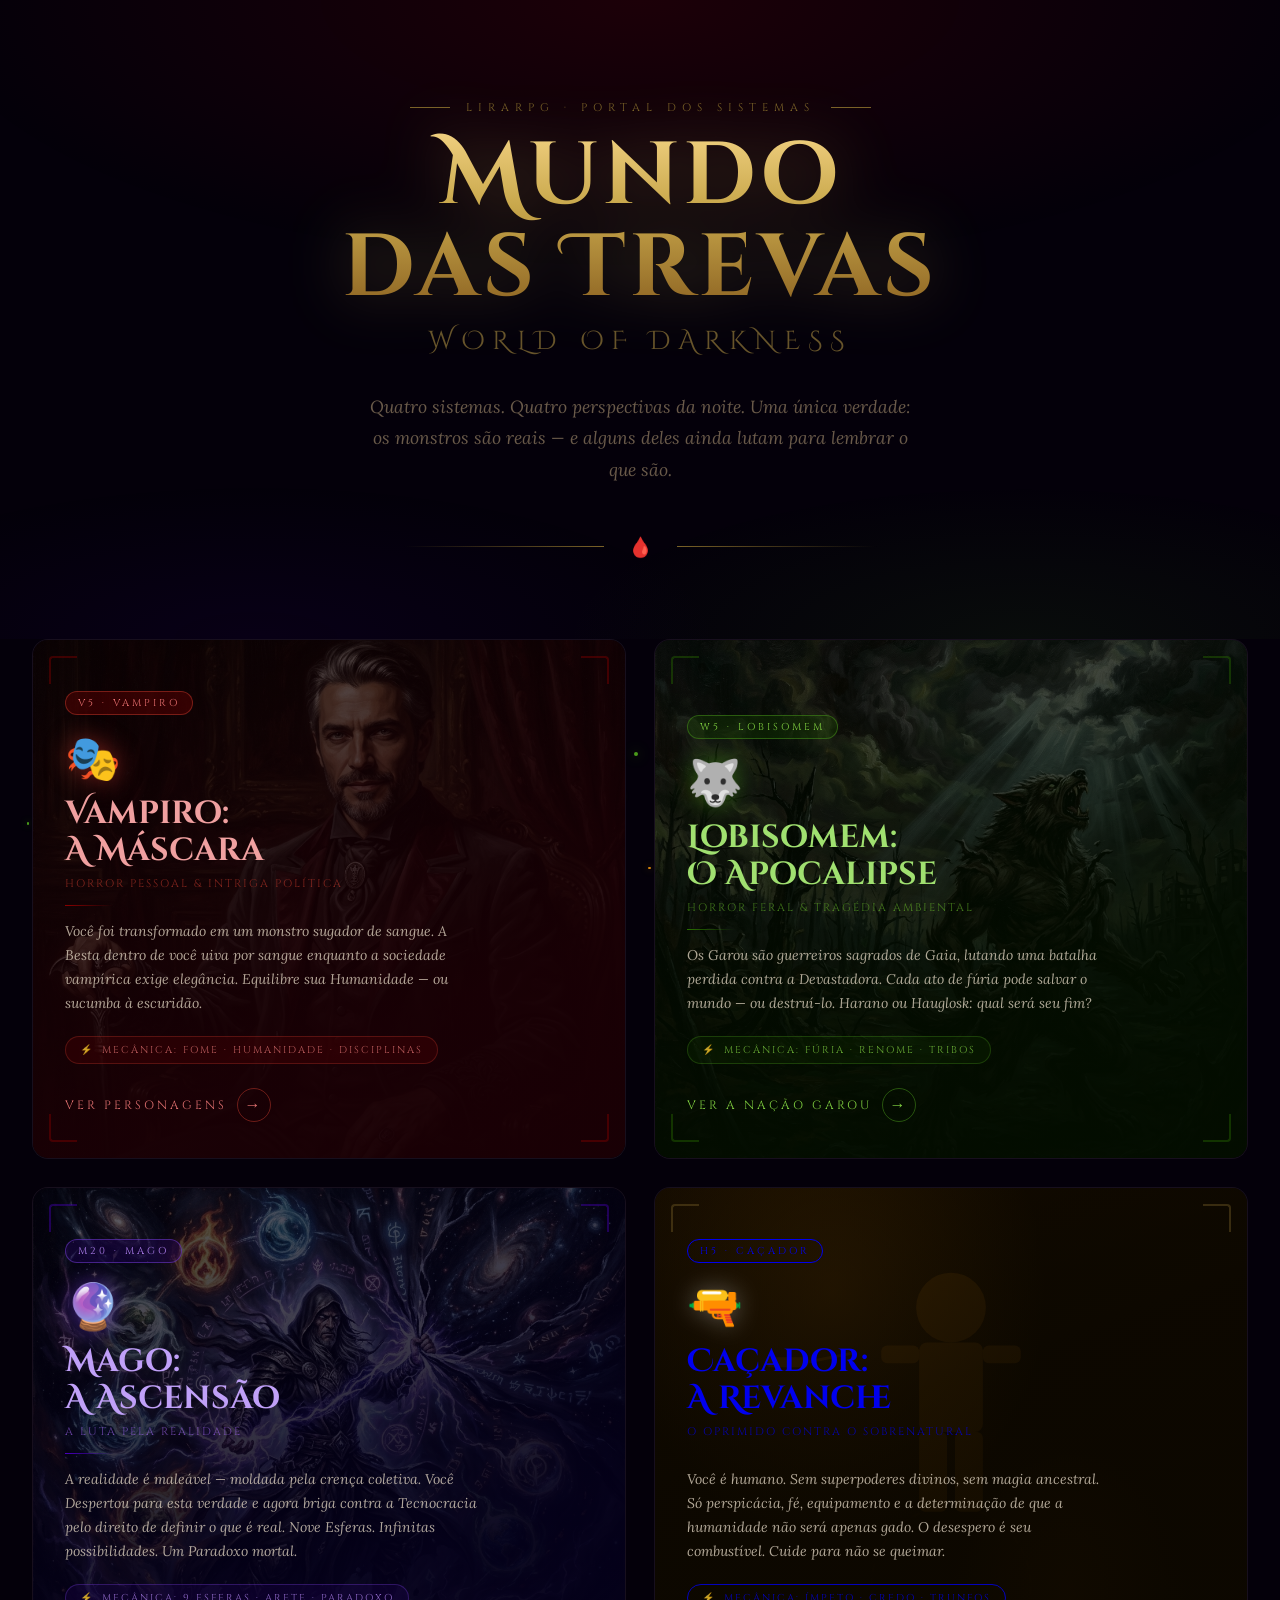
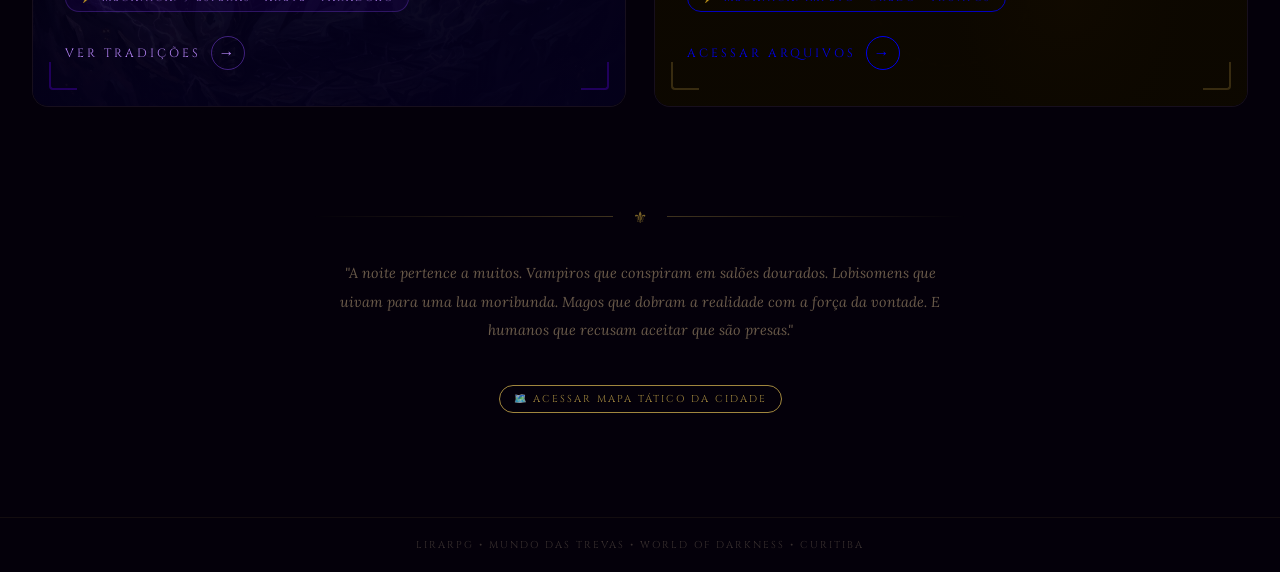
<file: web/index.html>
<!DOCTYPE html>
<html lang="pt-BR">
<head>
  <meta charset="UTF-8" />
  <meta name="viewport" content="width=device-width, initial-scale=1.0" />
  <title>Mundo das Trevas — LiraRPG</title>
  <meta name="description" content="LiraRPG — Portal do Mundo das Trevas. Explore os quatro sistemas: Vampiro: A Máscara, Lobisomem: O Apocalipse, Mago: A Ascensão e Caçador: A Revanche." />
  <link rel="preconnect" href="https://fonts.googleapis.com" />
  <link rel="preconnect" href="https://fonts.gstatic.com" crossorigin />
  <link href="https://fonts.googleapis.com/css2?family=Cinzel:wght@400;600;700;900&family=Cinzel+Decorative:wght@400;700&family=Lora:ital,wght@0,400;0,600;1,400&display=swap" rel="stylesheet" />
  <style>
    /* ===== RESET & BASE ===== */
    *, *::before, *::after { box-sizing: border-box; margin: 0; padding: 0; }

    :root {
      --bg:        #04000a;
      --gold:      #c9a84c;
      --gold-dim:  #7a6228;
      --gold-glow: rgba(201,168,76,0.3);
      --parchment: #e8dcc8;
      --dim:       #6a5a4a;
      --font-d:    'Cinzel Decorative', serif;
      --font-t:    'Cinzel', serif;
      --font-b:    'Lora', serif;
      --ease:      cubic-bezier(0.25, 0.46, 0.45, 0.94);

      /* System palette */
      --vamp-bg:   #1a0005;
      --vamp-c1:   #8b0000;
      --vamp-c2:   #c0392b;
      --vamp-glow: rgba(192,57,43,0.5);

      --wolf-bg:   #030d00;
      --wolf-c1:   #1a4a00;
      --wolf-c2:   #4a9a1a;
      --wolf-glow: rgba(74,154,26,0.45);

      --mage-bg:   #04001a;
      --mage-c1:   #2a0070;
      --mage-c2:   #7a40e0;
      --mage-glow: rgba(122,64,224,0.5);

      --hunt-bg:   #0d0800;
      --hunt-c1:   #5a3000;
      --hunt-c2:   #d4820a;
      --hunt-glow: rgba(212,130,10,0.45);
    }

    html { scroll-behavior: smooth; }

    body {
      font-family: var(--font-b);
      background: var(--bg);
      color: var(--parchment);
      min-height: 100vh;
      overflow-x: hidden;
    }

    ::-webkit-scrollbar { width: 6px; }
    ::-webkit-scrollbar-track { background: var(--bg); }
    ::-webkit-scrollbar-thumb { background: var(--gold-dim); border-radius: 3px; }

    /* ===== PARTICLES ===== */
    #particles {
      position: fixed; inset: 0; pointer-events: none; z-index: 0; overflow: hidden;
    }
    .p {
      position: absolute; border-radius: 50%;
      animation: rise linear infinite;
    }
    @keyframes rise {
      0%   { transform: translateY(0) scale(1);   opacity: 0; }
      15%  { opacity: 1; }
      85%  { opacity: 0.3; }
      100% { transform: translateY(-100vh) scale(0.5); opacity: 0; }
    }

    /* ===== HERO ===== */
    .hero {
      position: relative; z-index: 1;
      text-align: center;
      padding: 100px 24px 64px;
      overflow: hidden;
    }
    .hero-bg-glow {
      position: absolute; inset: 0; pointer-events: none;
      background:
        radial-gradient(ellipse 80% 60% at 50% 0%, rgba(139,0,0,0.18) 0%, transparent 70%),
        radial-gradient(ellipse 60% 40% at 20% 100%, rgba(42,0,112,0.12) 0%, transparent 60%),
        radial-gradient(ellipse 60% 40% at 80% 100%, rgba(74,154,26,0.08) 0%, transparent 60%);
    }
    .hero-eyebrow {
      font-family: var(--font-t); font-size: 11px; letter-spacing: 6px;
      text-transform: uppercase; color: var(--gold-dim); margin-bottom: 16px;
      display: flex; align-items: center; justify-content: center; gap: 16px;
    }
    .eyebrow-line { width: 40px; height: 1px; background: var(--gold-dim); }

    .hero-title {
      font-family: var(--font-d);
      font-size: clamp(2.8rem, 7vw, 5.5rem);
      line-height: 1.05;
      letter-spacing: 4px;
      margin-bottom: 8px;
      background: linear-gradient(180deg, #f0d080 0%, #c9a84c 40%, #8a6020 100%);
      -webkit-background-clip: text;
      -webkit-text-fill-color: transparent;
      background-clip: text;
      filter: drop-shadow(0 0 30px rgba(201,168,76,0.35));
    }
    .hero-subtitle {
      font-family: var(--font-d); font-size: clamp(1rem, 2.5vw, 1.6rem);
      letter-spacing: 8px; color: rgba(201,168,76,0.5); margin-bottom: 32px;
      text-transform: uppercase;
    }
    .hero-desc {
      font-family: var(--font-b); font-style: italic;
      font-size: clamp(0.9rem, 1.8vw, 1.1rem);
      color: var(--dim); max-width: 560px; margin: 0 auto 48px;
      line-height: 1.8;
    }
    .hero-divider {
      display: flex; align-items: center; justify-content: center; gap: 24px;
      margin-bottom: 16px;
    }
    .hdl { flex: 1; max-width: 200px; height: 1px;
      background: linear-gradient(90deg, transparent, var(--gold-dim)); }
    .hdl:last-child { background: linear-gradient(270deg, transparent, var(--gold-dim)); }
    .hdi { font-size: 20px; }

    /* ===== SYSTEMS GRID ===== */
    .systems-section {
      position: relative; z-index: 1;
      max-width: 1300px; margin: 0 auto;
      padding: 0 32px 100px;
    }
    .systems-grid {
      display: grid;
      grid-template-columns: repeat(2, 1fr);
      gap: 28px;
    }
    @media (max-width: 860px) {
      .systems-grid { grid-template-columns: 1fr; }
    }

    /* ===== SYSTEM CARD ===== */
    .sys-card {
      position: relative;
      border-radius: 16px;
      overflow: hidden;
      cursor: pointer;
      text-decoration: none;
      display: block;
      border: 1px solid rgba(255,255,255,0.06);
      transition: transform 0.5s var(--ease), box-shadow 0.5s var(--ease), border-color 0.4s;
      background: #08000f;
      min-height: 520px;
    }
    .sys-card:focus-visible { outline: 2px solid var(--gold); outline-offset: 4px; }

    .sys-card.coming-soon { cursor: default; }

    /* Image */
    .sys-img-wrap {
      position: absolute; inset: 0;
      overflow: hidden;
    }
    .sys-img {
      width: 100%; height: 100%;
      object-fit: cover;
      transition: transform 0.7s var(--ease), filter 0.5s;
      filter: saturate(0.7) brightness(0.55);
    }
    .sys-card:not(.coming-soon):hover .sys-img {
      transform: scale(1.07);
      filter: saturate(0.9) brightness(0.65);
    }

    /* CSS fallback bg for Caçador */
    .sys-img-css {
      position: absolute; inset: 0;
      transition: opacity 0.5s;
    }

    /* Gradient overlay */
    .sys-overlay {
      position: absolute; inset: 0;
      transition: opacity 0.5s;
    }
    .sys-card:not(.coming-soon):hover .sys-overlay { opacity: 0.85; }

    /* Decorative corner lines */
    .sys-corner {
      position: absolute;
      width: 28px; height: 28px;
      border-color: var(--sys-accent, var(--gold-dim));
      border-style: solid;
      opacity: 0.4;
      transition: all 0.4s var(--ease);
    }
    .sys-corner.tl { top: 16px; left: 16px; border-width: 2px 0 0 2px; border-radius: 4px 0 0 0; }
    .sys-corner.tr { top: 16px; right: 16px; border-width: 2px 2px 0 0; border-radius: 0 4px 0 0; }
    .sys-corner.bl { bottom: 16px; left: 16px; border-width: 0 0 2px 2px; border-radius: 0 0 0 4px; }
    .sys-corner.br { bottom: 16px; right: 16px; border-width: 0 2px 2px 0; border-radius: 0 0 4px 0; }
    .sys-card:not(.coming-soon):hover .sys-corner {
      opacity: 1; width: 42px; height: 42px;
    }

    /* Content */
    .sys-content {
      position: absolute; inset: 0;
      display: flex; flex-direction: column; justify-content: flex-end;
      padding: 36px 32px;
      z-index: 2;
    }

    .sys-version {
      font-family: var(--font-t); font-size: 10px; letter-spacing: 3px;
      text-transform: uppercase; padding: 4px 12px; border-radius: 12px;
      border: 1px solid; display: inline-block; margin-bottom: 14px;
      transition: all 0.3s;
      width: fit-content;
    }
    .sys-card:not(.coming-soon):hover .sys-version {
      box-shadow: 0 0 12px var(--sys-glow, transparent);
    }

    .sys-icon {
      font-size: 2.8rem; margin-bottom: 10px; display: block;
      filter: drop-shadow(0 0 12px var(--sys-glow, rgba(255,255,255,0.3)));
      transition: transform 0.4s var(--ease), filter 0.4s;
    }
    .sys-card:not(.coming-soon):hover .sys-icon {
      transform: scale(1.15) rotate(-5deg);
      filter: drop-shadow(0 0 20px var(--sys-glow, rgba(255,255,255,0.5)));
    }

    .sys-name {
      font-family: var(--font-d);
      font-size: clamp(1.4rem, 2.8vw, 2rem);
      line-height: 1.15;
      margin-bottom: 6px;
      transition: text-shadow 0.3s;
    }
    .sys-card:not(.coming-soon):hover .sys-name {
      text-shadow: 0 0 20px var(--sys-glow, rgba(255,255,255,0.3));
    }

    .sys-tagline {
      font-family: var(--font-t); font-size: 11px; letter-spacing: 2px;
      text-transform: uppercase; margin-bottom: 14px;
      opacity: 0.7;
    }

    .sys-divider {
      width: 48px; height: 1px; margin-bottom: 14px;
      transition: width 0.4s var(--ease);
    }
    .sys-card:not(.coming-soon):hover .sys-divider { width: 80px; }

    .sys-desc {
      font-family: var(--font-b); font-style: italic;
      font-size: 0.88rem; line-height: 1.7;
      color: rgba(232,220,200,0.75);
      max-width: 420px;
      margin-bottom: 20px;
    }

    /* Key mechanic pill */
    .sys-mechanic {
      display: inline-flex; align-items: center; gap: 8px;
      font-family: var(--font-t); font-size: 10px; letter-spacing: 2px;
      text-transform: uppercase; padding: 6px 14px;
      border-radius: 20px; border: 1px solid;
      margin-bottom: 24px; width: fit-content;
      opacity: 0.8;
      transition: opacity 0.3s, box-shadow 0.3s;
    }
    .sys-card:not(.coming-soon):hover .sys-mechanic {
      opacity: 1; box-shadow: 0 0 10px var(--sys-glow, transparent);
    }

    /* CTA */
    .sys-cta {
      display: flex; align-items: center; gap: 10px;
      font-family: var(--font-t); font-size: 12px; letter-spacing: 3px;
      text-transform: uppercase;
      transition: gap 0.3s;
    }
    .sys-cta-arrow {
      display: inline-flex; align-items: center; justify-content: center;
      width: 34px; height: 34px; border-radius: 50%;
      border: 1px solid; font-size: 16px;
      transition: transform 0.3s var(--ease), box-shadow 0.3s;
    }
    .sys-card:not(.coming-soon):hover .sys-cta { gap: 16px; }
    .sys-card:not(.coming-soon):hover .sys-cta-arrow {
      transform: translateX(4px);
      box-shadow: 0 0 14px var(--sys-glow, transparent);
    }

    /* COMING SOON overlay */
    .coming-soon-badge {
      position: absolute; top: 28px; right: 28px; z-index: 10;
      font-family: var(--font-t); font-size: 10px; letter-spacing: 3px;
      text-transform: uppercase; padding: 6px 16px; border-radius: 20px;
      background: rgba(0,0,0,0.6); border: 1px solid rgba(255,255,255,0.15);
      color: rgba(232,220,200,0.5); backdrop-filter: blur(4px);
    }
    .sys-card.coming-soon .sys-img { filter: saturate(0.2) brightness(0.35); }
    .sys-card.coming-soon .sys-content { opacity: 0.5; }

    /* ===== CARD SPECIFIC THEMES ===== */

    /* VAMPIRO */
    .card-vampiro {
      --sys-accent: #c0392b;
      --sys-glow: rgba(192,57,43,0.6);
    }
    .card-vampiro .sys-overlay {
      background: linear-gradient(
        160deg,
        rgba(26,0,5,0.3) 0%,
        rgba(26,0,5,0.6) 40%,
        rgba(26,0,5,0.92) 70%,
        rgba(26,0,5,0.98) 100%
      );
    }
    .card-vampiro:hover {
      box-shadow: 0 20px 60px rgba(0,0,0,0.9), 0 0 40px rgba(192,57,43,0.25);
      border-color: rgba(192,57,43,0.4);
    }
    .card-vampiro .sys-version {
      background: rgba(139,0,0,0.3); border-color: rgba(192,57,43,0.5); color: #e87070;
    }
    .card-vampiro .sys-name { color: #f0a0a0; }
    .card-vampiro .sys-tagline { color: rgba(192,57,43,0.9); }
    .card-vampiro .sys-divider { background: linear-gradient(90deg, #8b0000, transparent); }
    .card-vampiro .sys-mechanic {
      background: rgba(139,0,0,0.2); border-color: rgba(192,57,43,0.4); color: #e07070;
    }
    .card-vampiro .sys-cta { color: #e07070; }
    .card-vampiro .sys-cta-arrow { border-color: rgba(192,57,43,0.5); color: #e07070; }
    .card-vampiro .sys-corner { border-color: #8b0000; }

    /* LOBISOMEM */
    .card-lobisomem {
      --sys-accent: #4a9a1a;
      --sys-glow: rgba(74,154,26,0.6);
    }
    .card-lobisomem .sys-overlay {
      background: linear-gradient(
        160deg,
        rgba(3,13,0,0.3) 0%,
        rgba(3,13,0,0.6) 40%,
        rgba(3,13,0,0.92) 70%,
        rgba(3,13,0,0.98) 100%
      );
    }
    .card-lobisomem:hover {
      box-shadow: 0 20px 60px rgba(0,0,0,0.9), 0 0 40px rgba(74,154,26,0.2);
      border-color: rgba(74,154,26,0.35);
    }
    .card-lobisomem .sys-version {
      background: rgba(26,74,0,0.3); border-color: rgba(74,154,26,0.5); color: #80d040;
    }
    .card-lobisomem .sys-name { color: #a0e070; }
    .card-lobisomem .sys-tagline { color: rgba(100,180,40,0.9); }
    .card-lobisomem .sys-divider { background: linear-gradient(90deg, #2a7000, transparent); }
    .card-lobisomem .sys-mechanic {
      background: rgba(26,74,0,0.2); border-color: rgba(74,154,26,0.4); color: #80d040;
    }
    .card-lobisomem .sys-cta { color: #80d040; }
    .card-lobisomem .sys-cta-arrow { border-color: rgba(74,154,26,0.5); color: #80d040; }
    .card-lobisomem .sys-corner { border-color: #2a7000; }

    /* MAGO */
    .card-mago {
      --sys-accent: #7a40e0;
      --sys-glow: rgba(122,64,224,0.6);
    }
    .card-mago .sys-overlay {
      background: linear-gradient(
        160deg,
        rgba(4,0,26,0.3) 0%,
        rgba(4,0,26,0.6) 40%,
        rgba(4,0,26,0.92) 70%,
        rgba(4,0,26,0.98) 100%
      );
    }
    .card-mago:hover {
      box-shadow: 0 20px 60px rgba(0,0,0,0.9), 0 0 40px rgba(122,64,224,0.25);
      border-color: rgba(122,64,224,0.4);
    }
    .card-mago .sys-version {
      background: rgba(42,0,112,0.3); border-color: rgba(122,64,224,0.5); color: #b080f0;
    }
    .card-mago .sys-name { color: #c0a0f8; }
    .card-mago .sys-tagline { color: rgba(160,100,240,0.9); }
    .card-mago .sys-divider { background: linear-gradient(90deg, #4a00c0, transparent); }
    .card-mago .sys-mechanic {
      background: rgba(42,0,112,0.25); border-color: rgba(122,64,224,0.4); color: #b080f0;
    }
    .card-mago .sys-cta { color: #b080f0; }
    .card-mago .sys-cta-arrow { border-color: rgba(122,64,224,0.5); color: #b080f0; }
    .card-mago .sys-corner { border-color: #4a00c0; }

    /* CAÇADOR */
    .card-cacador {
      --sys-accent: #d4820a;
      --sys-glow: rgba(212,130,10,0.6);
    }
    .card-cacador .sys-overlay {
      background: linear-gradient(
        160deg,
        rgba(13,8,0,0.3) 0%,
        rgba(13,8,0,0.6) 40%,
        rgba(13,8,0,0.92) 70%,
        rgba(13,8,0,0.98) 100%
      );
    }
    .card-cacador:hover {
      box-shadow: 0 20px 60px rgba(0,0,0,0.9), 0 0 40px rgba(212,130,10,0.2);
      border-color: rgba(212,130,10,0.35);
    }
    .card-cacador .sys-version {
      background: rgba(90,48,0,0.35); border-color: rgba(212,130,10,0.5); color: #f0a040;
    }
    .card-cacador .sys-name { color: #f0c080; }
    .card-cacador .sys-tagline { color: rgba(220,140,20,0.9); }
    .card-cacador .sys-divider { background: linear-gradient(90deg, #7a4800, transparent); }
    .card-cacador .sys-mechanic {
      background: rgba(90,48,0,0.25); border-color: rgba(212,130,10,0.4); color: #f0a040;
    }
    .card-cacador .sys-cta { color: #f0a040; }
    .card-cacador .sys-cta-arrow { border-color: rgba(212,130,10,0.5); color: #f0a040; }
    .card-cacador .sys-corner { border-color: #7a4800; }

    /* ===== BOTTOM SECTION ===== */
    .bottom-lore {
      position: relative; z-index: 1;
      text-align: center; padding: 0 24px 80px;
    }
    .bottom-divider {
      display: flex; align-items: center; justify-content: center; gap: 20px;
      margin-bottom: 32px;
    }
    .bdl { flex: 1; max-width: 300px; height: 1px;
      background: linear-gradient(90deg, transparent, rgba(201,168,76,0.3)); }
    .bdl:last-child { background: linear-gradient(270deg, transparent, rgba(201,168,76,0.3)); }
    .bdi { color: var(--gold-dim); font-size: 16px; }

    .lore-text {
      font-family: var(--font-b); font-style: italic;
      font-size: 0.9rem; color: var(--dim); line-height: 2;
      max-width: 600px; margin: 0 auto;
    }

    /* ===== FOOTER ===== */
    footer {
      position: relative; z-index: 1;
      text-align: center; padding: 20px 24px;
      font-family: var(--font-t); font-size: 10px; letter-spacing: 2px;
      color: #3a3030; text-transform: uppercase;
      border-top: 1px solid rgba(201,168,76,0.08);
    }

    /* ===== ANIMATIONS ===== */
    @keyframes fadeInUp {
      from { opacity: 0; transform: translateY(30px); }
      to   { opacity: 1; transform: translateY(0); }
    }
    .anim { opacity: 0; animation: fadeInUp 0.8s var(--ease) forwards; }
    .anim-1 { animation-delay: 0.1s; }
    .anim-2 { animation-delay: 0.25s; }
    .anim-3 { animation-delay: 0.4s; }
    .anim-4 { animation-delay: 0.15s; }
    .anim-5 { animation-delay: 0.3s; }
    .anim-6 { animation-delay: 0.45s; }
    .anim-7 { animation-delay: 0.6s; }

    /* ===== RESPONSIVE ===== */
    @media (max-width: 600px) {
      .systems-section { padding: 0 16px 60px; }
      .hero { padding: 60px 20px 40px; }
      .sys-content { padding: 24px 20px; }
      .sys-name { font-size: 1.3rem; }
    }
  </style>
</head>
<body>

  <!-- PARTICLES -->
  <div id="particles" aria-hidden="true"></div>

  <!-- HERO -->
  <header class="hero" role="banner">
    <div class="hero-bg-glow" aria-hidden="true"></div>

    <p class="hero-eyebrow anim anim-1">
      <span class="eyebrow-line"></span>
      LiraRPG · Portal dos Sistemas
      <span class="eyebrow-line"></span>
    </p>

    <h1 class="hero-title anim anim-2">Mundo<br/>das Trevas</h1>
    <p class="hero-subtitle anim anim-3">World of Darkness</p>

    <p class="hero-desc anim anim-3">
      Quatro sistemas. Quatro perspectivas da noite. Uma única verdade:
      os monstros são reais — e alguns deles ainda lutam para lembrar o que são.
    </p>

    <div class="hero-divider anim anim-3">
      <span class="hdl"></span>
      <span class="hdi">🩸</span>
      <span class="hdl"></span>
    </div>
  </header>

  <!-- SYSTEMS -->
  <main class="systems-section" role="main">
    <div class="systems-grid">

      <!-- ── VAMPIRO ── -->
      <a href="vampiro.html" class="sys-card card-vampiro anim anim-4" id="card-vampiro"
         aria-label="Acessar Vampiro: A Máscara">
        <div class="sys-img-wrap">
          <img class="sys-img" src="assets/systems/sistema_vampiro.png"
               alt="Arte do sistema Vampiro: A Máscara" />
        </div>
        <div class="sys-overlay"></div>
        <span class="sys-corner tl"></span>
        <span class="sys-corner tr"></span>
        <span class="sys-corner bl"></span>
        <span class="sys-corner br"></span>

        <div class="sys-content">
          <span class="sys-version">V5 · Vampiro</span>
          <span class="sys-icon" aria-hidden="true">🎭</span>
          <h2 class="sys-name">Vampiro:<br/>A Máscara</h2>
          <p class="sys-tagline">Horror Pessoal & Intriga Política</p>
          <div class="sys-divider"></div>
          <p class="sys-desc">
            Você foi transformado em um monstro sugador de sangue. A Besta dentro de você
            uiva por sangue enquanto a sociedade vampírica exige elegância. Equilibre sua
            Humanidade — ou sucumba à escuridão.
          </p>
          <div class="sys-mechanic">
            <span>⚡</span> Mecânica: Fome · Humanidade · Disciplinas
          </div>
          <div class="sys-cta">
            <span>Ver Personagens</span>
            <span class="sys-cta-arrow">→</span>
          </div>
        </div>
      </a>

      <!-- ── LOBISOMEM ── -->
      <a href="lobisomem.html" class="sys-card card-lobisomem anim anim-5" id="card-lobisomem"
         aria-label="Acessar Lobisomem: O Apocalipse">
        <div class="sys-img-wrap">
          <img class="sys-img" src="assets/systems/sistema_lobisomem.png"
               alt="Arte do sistema Lobisomem: O Apocalipse" />
        </div>
        <div class="sys-overlay"></div>
        <span class="sys-corner tl"></span>
        <span class="sys-corner tr"></span>
        <span class="sys-corner bl"></span>
        <span class="sys-corner br"></span>

        <div class="sys-content">
          <span class="sys-version">W5 · Lobisomem</span>
          <span class="sys-icon" aria-hidden="true">🐺</span>
          <h2 class="sys-name">Lobisomem:<br/>O Apocalipse</h2>
          <p class="sys-tagline">Horror Feral & Tragédia Ambiental</p>
          <div class="sys-divider"></div>
          <p class="sys-desc">
            Os Garou são guerreiros sagrados de Gaia, lutando uma batalha perdida contra
            a Devastadora. Cada ato de fúria pode salvar o mundo — ou destruí-lo.
            Harano ou Hauglosk: qual será seu fim?
          </p>
          <div class="sys-mechanic">
            <span>⚡</span> Mecânica: Fúria · Renome · Tribos
          </div>
          <div class="sys-cta">
            <span>Ver A Nação Garou</span>
            <span class="sys-cta-arrow">→</span>
          </div>
        </div>
      </a>

      <!-- ── MAGO ── -->
      <a href="mago.html" class="sys-card card-mago anim anim-6" id="card-mago"
         aria-label="Acessar Mago: A Ascensão">
        <div class="sys-img-wrap">
          <img class="sys-img" src="assets/systems/sistema_mago.png"
               alt="Arte do sistema Mago: A Ascensão" />
        </div>
        <div class="sys-overlay"></div>
        <span class="sys-corner tl"></span>
        <span class="sys-corner tr"></span>
        <span class="sys-corner bl"></span>
        <span class="sys-corner br"></span>

        <div class="sys-content">
          <span class="sys-version">M20 · Mago</span>
          <span class="sys-icon" aria-hidden="true">🔮</span>
          <h2 class="sys-name">Mago:<br/>A Ascensão</h2>
          <p class="sys-tagline">A Luta pela Realidade</p>
          <div class="sys-divider"></div>
          <p class="sys-desc">
            A realidade é maleável — moldada pela crença coletiva. Você Despertou para
            esta verdade e agora briga contra a Tecnocracia pelo direito de definir o
            que é real. Nove Esferas. Infinitas possibilidades. Um Paradoxo mortal.
          </p>
          <div class="sys-mechanic">
            <span>⚡</span> Mecânica: 9 Esferas · Arete · Paradoxo
          </div>
          <div class="sys-cta">
            <span>Ver Tradições</span>
            <span class="sys-cta-arrow">→</span>
          </div>
        </div>
      </a>

      <!-- ── CAÇADOR ── -->
      <a href="cacador.html" class="sys-card card-h5 anim anim-7" id="card-cacador"
           role="article" aria-label="Caçador: A Revanche">
        <div class="sys-img-wrap">
          <!-- CSS Art fallback - sem imagem gerada -->
          <div class="sys-img-css" style="
            background:
              radial-gradient(ellipse 60% 80% at 30% 20%, rgba(212,130,10,0.25) 0%, transparent 60%),
              radial-gradient(ellipse 40% 60% at 70% 80%, rgba(90,48,0,0.4) 0%, transparent 50%),
              linear-gradient(160deg, #1a0e00 0%, #0d0800 40%, #040200 100%);
          ">
            <!-- Hunter silhouette via CSS -->
            <svg viewBox="0 0 400 520" style="width:100%;height:100%;opacity:0.25;" fill="none" xmlns="http://www.w3.org/2000/svg">
              <ellipse cx="200" cy="120" rx="35" ry="35" fill="#d4820a"/>
              <rect x="168" y="155" width="64" height="90" rx="8" fill="#d4820a"/>
              <rect x="130" y="158" width="38" height="18" rx="6" fill="#d4820a"/>
              <rect x="232" y="158" width="38" height="18" rx="6" fill="#d4820a"/>
              <rect x="168" y="245" width="28" height="80" rx="6" fill="#d4820a"/>
              <rect x="204" y="245" width="28" height="80" rx="6" fill="#d4820a"/>
              <line x1="105" y1="165" x2="55" y2="175" stroke="#d4820a" stroke-width="3"/>
              <rect x="15" y="170" width="42" height="10" rx="4" fill="#d4820a"/>
              <circle cx="200" cy="400" r="80" stroke="rgba(212,130,10,0.15)" stroke-width="2" stroke-dasharray="8 6"/>
              <circle cx="200" cy="400" r="120" stroke="rgba(212,130,10,0.08)" stroke-width="1" stroke-dasharray="4 8"/>
            </svg>
          </div>
        </div>
        <div class="sys-overlay" style="background:linear-gradient(160deg,rgba(13,8,0,0.5) 0%,rgba(13,8,0,0.75) 40%,rgba(13,8,0,0.96) 100%);"></div>
        <span class="sys-corner tl"></span>
        <span class="sys-corner tr"></span>
        <span class="sys-corner bl"></span>
        <span class="sys-corner br"></span>

        <div class="sys-content">
          <span class="sys-version">H5 · Caçador</span>
          <span class="sys-icon" aria-hidden="true">🔫</span>
          <h2 class="sys-name">Caçador:<br/>A Revanche</h2>
          <p class="sys-tagline">O Oprimido Contra o Sobrenatural</p>
          <div class="sys-divider"></div>
          <p class="sys-desc">
            Você é humano. Sem superpoderes divinos, sem magia ancestral. Só perspicácia,
            fé, equipamento e a determinação de que a humanidade não será apenas gado.
            O desespero é seu combustível. Cuide para não se queimar.
          </p>
          <div class="sys-mechanic">
            <span>⚡</span> Mecânica: Ímpeto · Credo · Trunfos
          </div>
          <div class="sys-cta">
            <span>Acessar Arquivos</span>
            <span class="sys-cta-arrow">→</span>
          </div>
        </div>
      </a>

    </div>
  </main>

  <!-- BOTTOM LORE -->
  <section class="bottom-lore" aria-label="Citação do universo">
    <div class="bottom-divider">
      <span class="bdl"></span>
      <span class="bdi">⚜</span>
      <span class="bdl"></span>
    </div>
    <p class="lore-text">
      "A noite pertence a muitos. Vampiros que conspiram em salões dourados.
      Lobisomens que uivam para uma lua moribunda. Magos que dobram a realidade
      com a força da vontade. E humanos que recusam aceitar que são presas."
    </p>

    <div style="margin-top: 40px;">
      <a href="mapa.html" class="sys-mechanic" style="text-decoration:none; border-color:var(--gold); color:var(--gold);">
        🗺️ Acessar Mapa Tático da Cidade
      </a>
    </div>
  </section>

  <footer>
    <p>LiraRPG &bull; Mundo das Trevas &bull; World of Darkness &bull; Curitiba</p>
  </footer>

  <script>
    // Particles
    (function() {
      const c = document.getElementById('particles');
      const systems = [
        { color: '192,57,43', count: 8 },
        { color: '74,154,26', count: 6 },
        { color: '122,64,224', count: 6 },
        { color: '212,130,10', count: 5 },
        { color: '201,168,76', count: 4 },
      ];
      systems.forEach(({ color, count }) => {
        for (let i = 0; i < count; i++) {
          const p = document.createElement('div');
          p.className = 'p';
          const size = 1.5 + Math.random() * 2.5;
          p.style.cssText = `
            left: ${Math.random() * 100}%;
            top: ${80 + Math.random() * 20}%;
            width: ${size}px; height: ${size}px;
            background: rgb(${color});
            box-shadow: 0 0 ${size * 3}px rgba(${color}, 0.6);
            animation-delay: ${Math.random() * 15}s;
            animation-duration: ${10 + Math.random() * 20}s;
          `;
          c.appendChild(p);
        }
      });
    })();

    // Intersection observer for card entrance animations
    if ('IntersectionObserver' in window) {
      const obs = new IntersectionObserver((entries) => {
        entries.forEach(e => {
          if (e.isIntersecting) {
            e.target.style.animationPlayState = 'running';
          }
        });
      }, { threshold: 0.1 });
      document.querySelectorAll('.anim').forEach(el => {
        el.style.animationPlayState = 'paused';
        obs.observe(el);
      });
    }
  </script>
</body>
</html>
</file>
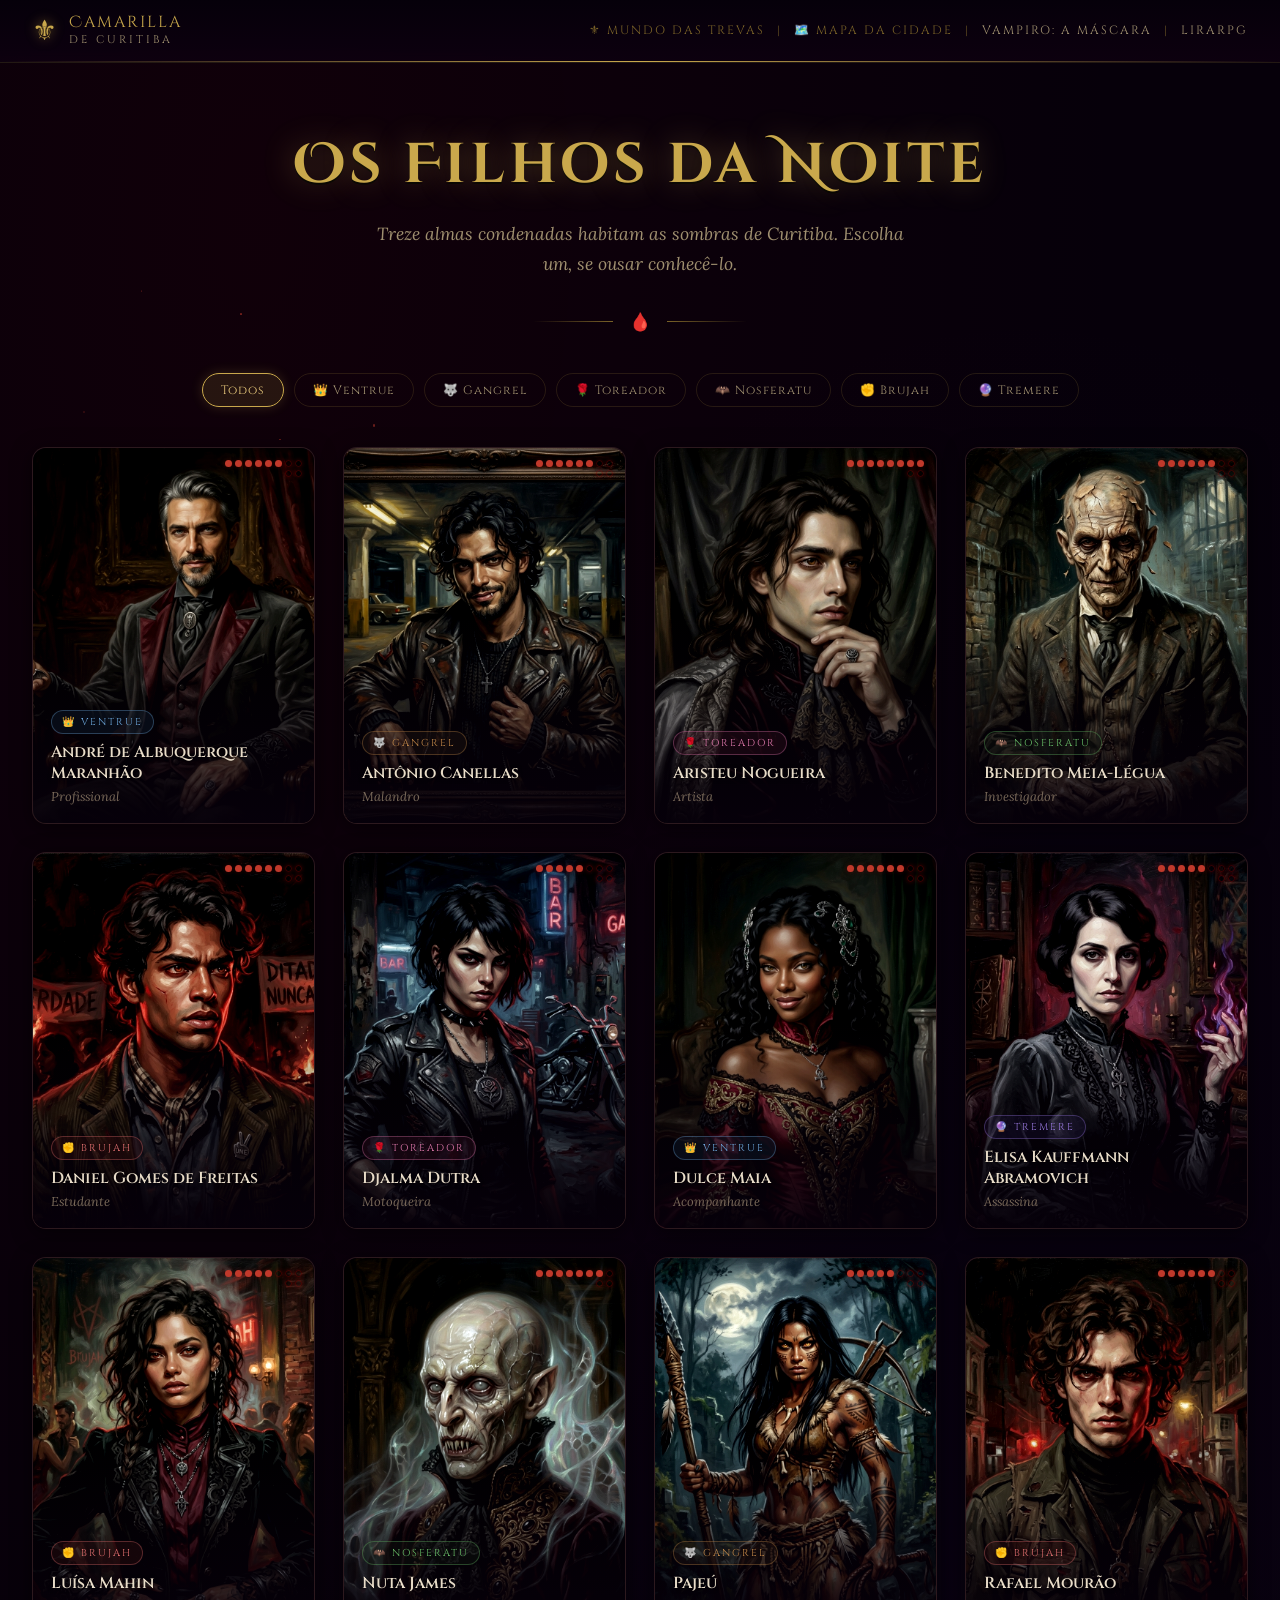
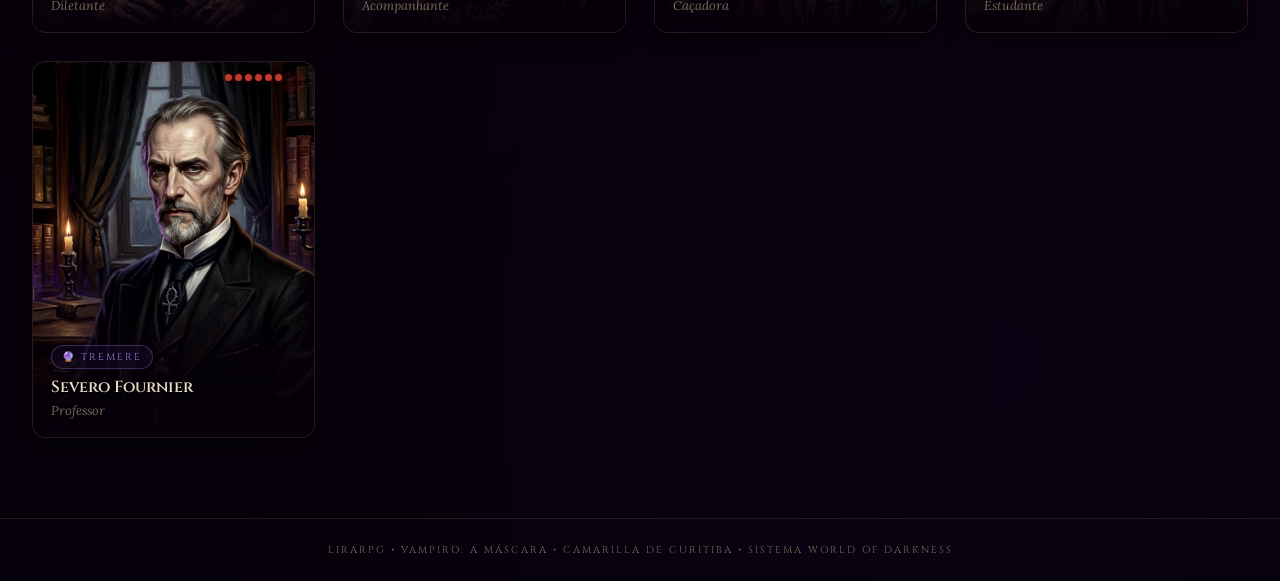
<file: web/aventura.html>
<!DOCTYPE html>
<html lang="pt-BR">
<head>
  <meta charset="UTF-8" />
  <meta name="viewport" content="width=device-width, initial-scale=1.0" />
  <title>Aventura Solo — LiraRPG</title>
  <link rel="preconnect" href="https://fonts.googleapis.com" />
  <link rel="preconnect" href="https://fonts.gstatic.com" crossorigin />
  <link href="https://fonts.googleapis.com/css2?family=Share+Tech+Mono&display=swap" rel="stylesheet" />
  <style>
    /* ----- TERMINAL HACKER THEME ----- */
    :root {
      --term-bg: #050505;
      --term-green: #33ff33;
      --term-dim: #115511;
      --term-red: #ff3333;
      --term-alert: #ffaa00;
      --term-font: 'Share Tech Mono', monospace;
    }
    
    body {
      margin: 0; padding: 0; background: var(--term-bg); color: var(--term-green);
      font-family: var(--term-font); overflow: hidden; display: flex;
    }
    
    /* Scanlines effect */
    body::before {
      content: " "; display: block; position: absolute; top: 0; left: 0; bottom: 0; right: 0;
      background: linear-gradient(rgba(18, 16, 16, 0) 50%, rgba(0, 0, 0, 0.25) 50%), linear-gradient(90deg, rgba(255, 0, 0, 0.06), rgba(0, 255, 0, 0.02), rgba(0, 0, 255, 0.06));
      z-index: 2; background-size: 100% 2px, 3px 100%; pointer-events: none;
    }
    
    /* CRT Flicker */
    @keyframes flicker {
      0% { opacity: 0.95; } 5% { opacity: 0.85; } 10% { opacity: 0.95; }
      15% { opacity: 1; } 100% { opacity: 1; }
    }
    
    .screen {
      display: flex; width: 100vw; height: 100vh; position: relative;
      animation: flicker 4s infinite; padding: 20px; box-sizing: border-box;
      z-index: 1; text-shadow: 0 0 5px var(--term-green);
    }
    
    /* --- SIDEBAR: STATUS --- */
    .status-panel {
      width: 300px; border-right: 2px solid var(--term-dim); padding-right: 20px;
      display: flex; flex-direction: column; gap: 20px;
    }
    .sys-title {
      font-size: 24px; text-transform: uppercase; border-bottom: 2px solid var(--term-green);
      padding-bottom: 10px; margin-bottom: 10px; color: #fff;
    }
    .char-info { font-size: 14px; line-height: 1.5; }
    .stat-row { display: flex; justify-content: space-between; margin-bottom: 5px; }
    .stat-label { color: var(--term-dim); }
    
    .logs-panel { flex: 1; overflow-y: auto; border: 1px solid var(--term-dim); padding: 10px; font-size: 12px; }
    .log-entry { margin-bottom: 5px; }
    .log-roll { color: var(--term-alert); }
    .log-success { color: var(--term-green); }
    .log-fail { color: var(--term-red); }
    
    /* --- MAIN: TERMINAL --- */
    .main-panel {
      flex: 1; padding-left: 20px; display: flex; flex-direction: column;
    }
    .scene-header {
      font-size: 20px; margin-bottom: 20px; color: #fff; border-left: 5px solid var(--term-green); padding-left: 10px;
    }
    .scene-desc {
      font-size: 16px; line-height: 1.6; margin-bottom: 40px;
    }
    
    .actions-list {
      display: flex; flex-direction: column; gap: 15px; margin-top: auto; padding-bottom: 20px;
    }
    
    .action-btn {
      background: transparent; border: 1px solid var(--term-dim); color: var(--term-green);
      font-family: var(--term-font); font-size: 14px; text-align: left; padding: 15px;
      cursor: pointer; transition: all 0.2s; position: relative; text-shadow: 0 0 5px var(--term-green);
    }
    .action-btn:hover {
      background: rgba(51, 255, 51, 0.1); border-color: var(--term-green); padding-left: 25px;
    }
    .action-btn::before {
      content: ">"; position: absolute; left: 10px; opacity: 0; transition: opacity 0.2s;
    }
    .action-btn:hover::before { opacity: 1; }
    
    .action-meta { display: flex; justify-content: space-between; margin-bottom: 5px; font-size: 12px; color: var(--term-dim); }
    
    .btn-quit {
      margin-top: 20px; background: transparent; border: 1px solid var(--term-red); color: var(--term-red);
      padding: 10px; cursor: pointer; font-family: var(--term-font);
    }
    .btn-quit:hover { background: rgba(255,51,51,0.2); }
    
    /* Custom Scrollbar */
    ::-webkit-scrollbar { width: 8px; }
    ::-webkit-scrollbar-track { background: var(--term-bg); border-left: 1px solid var(--term-dim); }
    ::-webkit-scrollbar-thumb { background: var(--term-dim); }
    ::-webkit-scrollbar-thumb:hover { background: var(--term-green); }

  </style>
</head>
<body>

  <div class="screen">
    
    <!-- Painel Lateral -->
    <aside class="status-panel">
      <div class="sys-title">SHADOW.NET v2.4</div>
      <div class="char-info" id="char-info">
        <div class="stat-row"><span class="stat-label">OPERATIVO:</span><span id="p-nome">Carregando...</span></div>
        <div class="stat-row"><span class="stat-label">CLÃ:</span><span id="p-cla">-</span></div>
        <br>
        <div class="stat-row"><span class="stat-label">FOME:</span><span id="p-fome">-</span></div>
        <div class="stat-row"><span class="stat-label">VONTADE:</span><span id="p-fdv">-</span></div>
        <div class="stat-row"><span class="stat-label">HUMANIDADE:</span><span id="p-hum">-</span></div>
      </div>
      
      <div style="color:var(--term-dim); margin-top:10px;">[ SYSTEM LOGS ]</div>
      <div class="logs-panel" id="logs">
        <div class="log-entry">Sistema iniciado.</div>
      </div>
      
      <button class="btn-quit" onclick="window.location.href='vampiro.html'">[ ABORTAR MISSÃO ]</button>
    </aside>

    <!-- Painel Principal -->
    <main class="main-panel">
      <div id="scene-container">
        <div class="scene-header" id="s-title">Inicializando Cena...</div>
        <div class="scene-desc" id="s-desc">Conectando ao banco de dados...</div>
        <div class="actions-list" id="s-actions">
          <!-- Botões injetados via JS -->
        </div>
      </div>
    </main>
    
  </div>

  <script src="data/characters.js"></script>
  <script src="data/missoes.js"></script>
  <script src="aventura.js"></script>
</body>
</html>
</file>
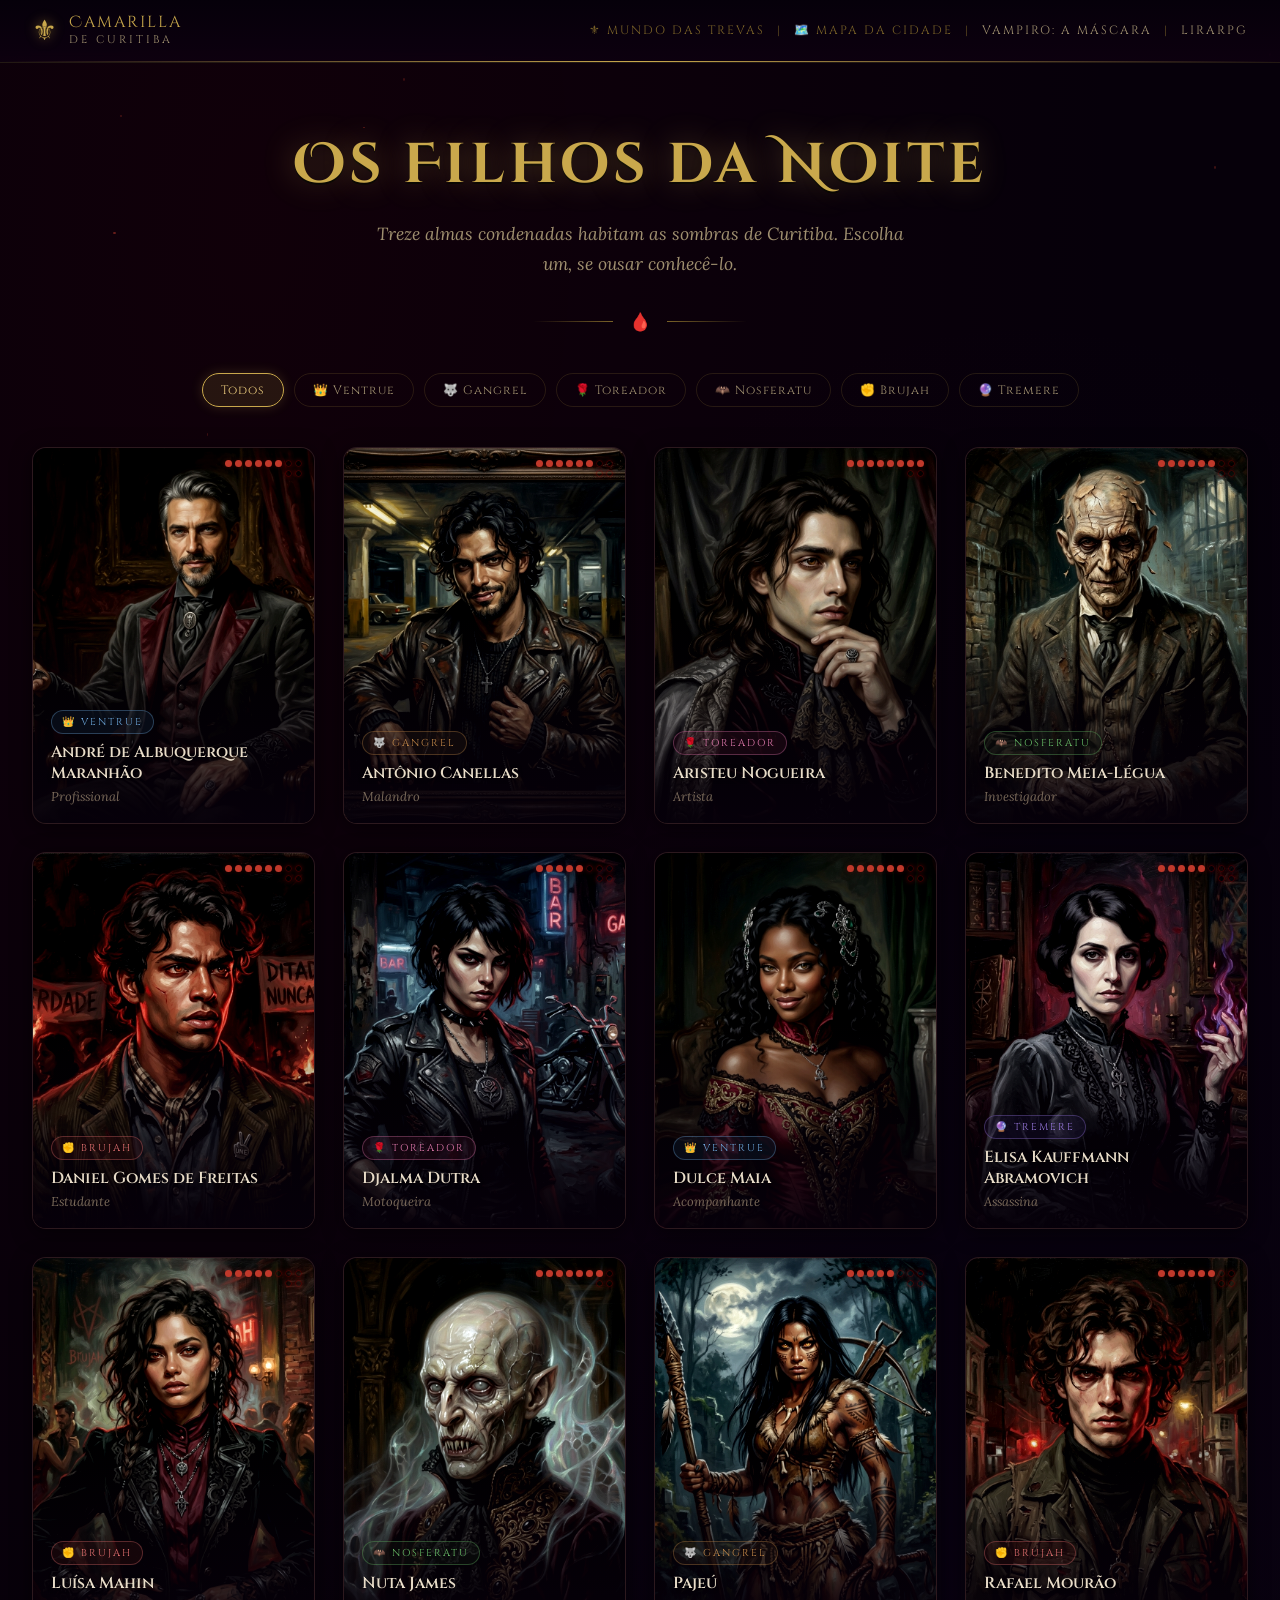
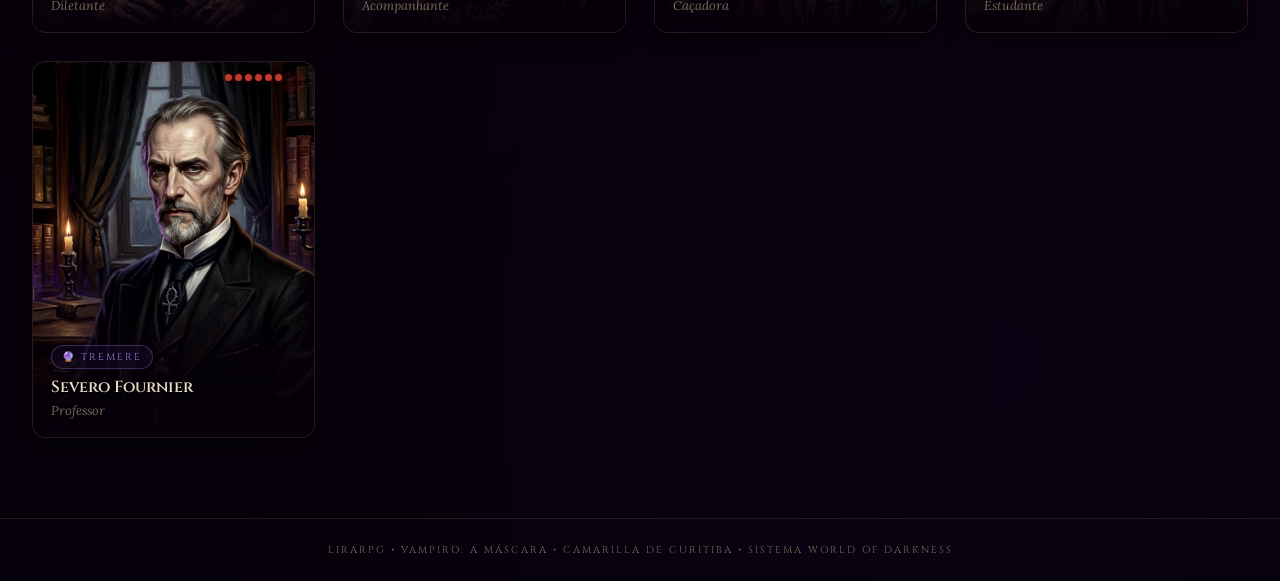
<file: web/aventura_vn.html>
<!DOCTYPE html>
<html lang="pt-BR">
<head>
  <meta charset="UTF-8" />
  <meta name="viewport" content="width=device-width, initial-scale=1.0" />
  <title>Aventura Solo (VN) — LiraRPG</title>
  <link rel="preconnect" href="https://fonts.googleapis.com" />
  <link rel="preconnect" href="https://fonts.gstatic.com" crossorigin />
  <link href="https://fonts.googleapis.com/css2?family=Cinzel:wght@400;600;700;900&family=Cinzel+Decorative:wght@400;700&family=Lora:ital,wght@0,400;0,600;1,400&display=swap" rel="stylesheet" />
  <link rel="stylesheet" href="style.css" />
  <style>
    /* ----- VISUAL NOVEL THEME ----- */
    body {
      margin: 0; padding: 0; overflow: hidden; background: #000;
    }
    .vn-container {
      position: relative; width: 100vw; height: 100vh;
      display: flex; flex-direction: column; justify-content: flex-end;
      background: url('assets/systems/sistema_vampiro.png') center/cover no-repeat;
    }
    
    .vn-bg-overlay {
      position: absolute; inset: 0;
      background: linear-gradient(to bottom, rgba(0,0,0,0.1) 0%, rgba(0,0,0,0.9) 100%);
      backdrop-filter: blur(4px);
    }

    /* --- TOP BAR: STATUS --- */
    .vn-topbar {
      position: absolute; top: 0; left: 0; right: 0; z-index: 10;
      padding: 15px 30px; display: flex; justify-content: space-between; align-items: center;
      background: linear-gradient(to bottom, rgba(10,0,0,0.8), transparent);
      border-bottom: 1px solid rgba(255,255,255,0.05);
    }
    .vn-topbar-title {
      font-family: var(--font-deco); font-size: 1.5rem; color: var(--gold);
    }
    .vn-stats {
      display: flex; gap: 20px; font-family: var(--font-title); font-size: 11px;
      letter-spacing: 2px; color: var(--parchment); text-transform: uppercase;
    }
    .stat-badge {
      background: rgba(0,0,0,0.6); padding: 5px 12px; border: 1px solid var(--border-mid); border-radius: 4px;
    }
    .stat-val { color: var(--gold); font-size: 14px; font-weight: bold; margin-left: 5px; }
    .stat-val.blood { color: var(--blood-bright); }

    /* --- PORTRAIT LEFT --- */
    .vn-portrait-area {
      position: absolute; bottom: 0; left: 5%; z-index: 5;
      width: 400px; height: 80vh; pointer-events: none;
      display: flex; align-items: flex-end;
    }
    .vn-portrait {
      width: 100%; object-fit: contain; object-position: bottom left;
      filter: drop-shadow(0 0 20px rgba(0,0,0,0.8));
      /* A base da imagem encosta em baixo */
      max-height: 100%;
      mask-image: linear-gradient(to bottom, rgba(0,0,0,1) 70%, rgba(0,0,0,0) 100%);
      -webkit-mask-image: linear-gradient(to bottom, rgba(0,0,0,1) 70%, rgba(0,0,0,0) 100%);
    }

    /* --- DIALOG BOX --- */
    .vn-dialog-area {
      position: relative; z-index: 10; width: 100%; padding: 40px;
      display: flex; justify-content: center; align-items: flex-end;
      padding-bottom: 50px;
    }
    .vn-dialog-box {
      width: 800px; max-width: 90%; background: rgba(10, 0, 10, 0.85);
      border: 2px solid var(--border-dark); border-radius: 12px;
      box-shadow: 0 10px 40px rgba(0,0,0,0.8), inset 0 0 20px rgba(255,255,255,0.02);
      backdrop-filter: blur(10px); display: flex; flex-direction: column;
    }

    /* Scene Header */
    .vn-scene-title {
      font-family: var(--font-title); font-size: 14px; letter-spacing: 4px;
      color: var(--gold-dim); text-transform: uppercase;
      padding: 15px 25px; border-bottom: 1px solid var(--border-dark);
      background: rgba(0,0,0,0.4); border-radius: 12px 12px 0 0;
    }

    /* Story Text */
    .vn-story-text {
      font-family: var(--font-body); font-size: 1.15rem; color: var(--parchment);
      line-height: 1.7; padding: 25px; min-height: 120px;
    }

    /* Actions List */
    .vn-actions {
      padding: 0 25px 25px 25px; display: flex; flex-direction: column; gap: 10px;
    }
    .vn-btn {
      background: rgba(0,0,0,0.5); border: 1px solid var(--border-mid);
      color: var(--parchment); font-family: var(--font-body); font-size: 1rem;
      padding: 12px 20px; border-radius: 6px; cursor: pointer; text-align: left;
      transition: all 0.3s; position: relative; overflow: hidden;
    }
    .vn-btn:hover {
      background: rgba(139,0,0,0.2); border-color: var(--blood-bright);
      transform: translateX(5px);
    }
    .vn-btn-meta {
      display: block; font-family: var(--font-title); font-size: 10px;
      letter-spacing: 1px; color: var(--gold-dim); margin-bottom: 5px; text-transform: uppercase;
    }

    /* --- DICE OVERLAY --- */
    .dice-overlay {
      position: absolute; inset: 0; z-index: 50; background: rgba(0,0,0,0.85);
      backdrop-filter: blur(8px); display: flex; flex-direction: column;
      align-items: center; justify-content: center; opacity: 0; pointer-events: none;
      transition: opacity 0.3s;
    }
    .dice-overlay.active { opacity: 1; pointer-events: auto; }
    
    .dice-title {
      font-family: var(--font-deco); font-size: 3rem; color: var(--gold); margin-bottom: 20px;
    }
    .dice-pool-info {
      font-family: var(--font-title); font-size: 14px; letter-spacing: 2px; color: var(--parchment-dim);
      margin-bottom: 40px; text-transform: uppercase;
    }
    
    .dice-results {
      display: flex; gap: 15px; margin-bottom: 40px; flex-wrap: wrap; justify-content: center; max-width: 800px;
    }
    .die {
      width: 60px; height: 60px; background: rgba(20,0,0,0.8); border: 2px solid var(--blood);
      color: #fff; font-family: var(--font-title); font-size: 24px; font-weight: bold;
      display: flex; align-items: center; justify-content: center; border-radius: 8px;
      box-shadow: 0 0 15px rgba(139,0,0,0.5); transform: scale(0);
      animation: popIn 0.3s cubic-bezier(0.175, 0.885, 0.32, 1.275) forwards;
    }
    @keyframes popIn { to { transform: scale(1); } }
    
    .die.success { border-color: #33ff33; box-shadow: 0 0 15px rgba(51,255,51,0.5); color: #33ff33; }
    .die.fail { border-color: #ff3333; box-shadow: 0 0 15px rgba(255,51,51,0.5); color: #ff3333; opacity: 0.5; }
    
    .dice-final-msg {
      font-family: var(--font-deco); font-size: 2rem;
    }
    .msg-success { color: #33ff33; text-shadow: 0 0 20px #33ff33; }
    .msg-fail { color: #ff3333; text-shadow: 0 0 20px #ff3333; }

    .btn-continue {
      margin-top: 30px; background: var(--blood); border: none; color: #fff;
      font-family: var(--font-title); font-size: 14px; letter-spacing: 2px; text-transform: uppercase;
      padding: 12px 30px; border-radius: 4px; cursor: pointer; transition: all 0.2s;
    }
    .btn-continue:hover { background: var(--blood-bright); box-shadow: 0 0 15px var(--blood-glow); }

  </style>
</head>
<body>

  <div class="vn-container" id="vn-container">
    <div class="vn-bg-overlay"></div>
    
    <header class="vn-topbar">
      <div class="vn-topbar-title" id="t-mission">Nome da Missão</div>
      <div class="vn-stats">
        <div class="stat-badge">Fome <span class="stat-val blood" id="s-fome">-</span></div>
        <div class="stat-badge">Vontade <span class="stat-val" id="s-fdv">-</span></div>
        <div class="stat-badge">Humanidade <span class="stat-val" id="s-hum">-</span></div>
        <button onclick="window.location.href='vampiro.html'" style="background:transparent; border:1px solid var(--border-mid); color:var(--parchment-dim); padding:5px 10px; cursor:pointer; border-radius:4px; font-family:var(--font-title);">Sair</button>
      </div>
    </header>

    <div class="vn-portrait-area">
      <img src="" id="char-portrait" class="vn-portrait" alt="Personagem" />
    </div>

    <div class="vn-dialog-area">
      <div class="vn-dialog-box">
        <div class="vn-scene-title" id="d-title">Cena Inicial</div>
        <div class="vn-story-text" id="d-desc">Carregando a narrativa...</div>
        <div class="vn-actions" id="d-actions">
          <!-- Botões injetados via JS -->
        </div>
      </div>
    </div>
    
    <!-- Tela de Rolagem de Dados -->
    <div class="dice-overlay" id="dice-overlay">
      <div class="dice-title">Rolagem de Dados</div>
      <div class="dice-pool-info" id="dice-info">Ação Física (Força + Briga) · Dificuldade: 6</div>
      <div class="dice-results" id="dice-results">
        <!-- Dados injetados aqui -->
      </div>
      <div class="dice-final-msg" id="dice-msg"></div>
      <button class="btn-continue" id="btn-continue" style="display:none;">Continuar História</button>
    </div>

  </div>

  <script src="data/characters.js"></script>
  <script src="data/missoes.js"></script>
  <script src="aventura_vn.js"></script>
</body>
</html>
</file>
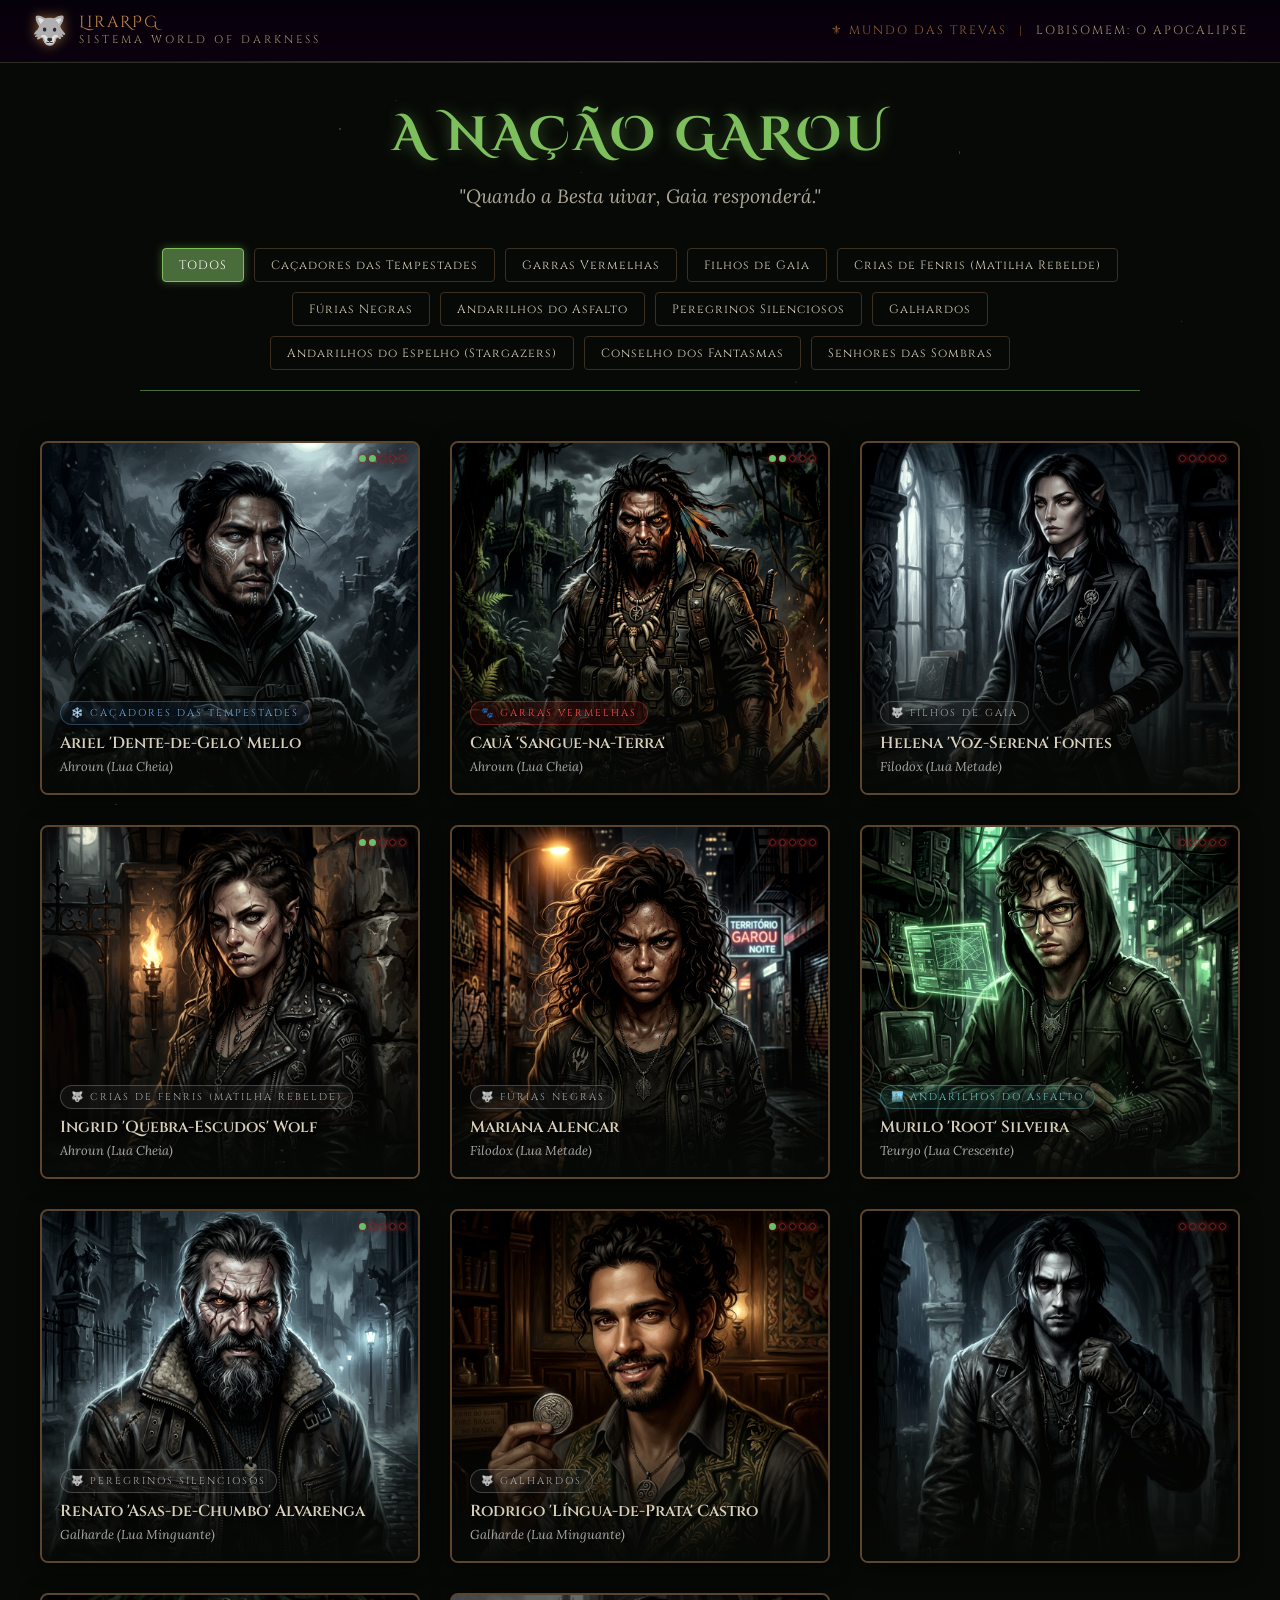
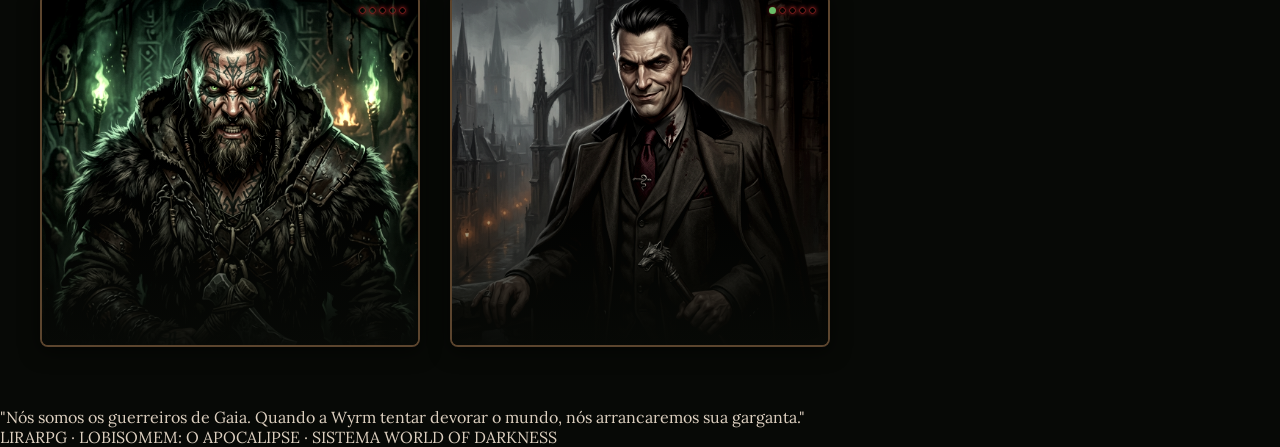
<file: web/lobisomem.html>
<!DOCTYPE html>
<html lang="pt-BR">
<head>
  <meta charset="UTF-8" />
  <meta name="viewport" content="width=device-width, initial-scale=1.0" />
  <title>Lobisomem: O Apocalipse — LiraRPG</title>
  
  <link rel="preconnect" href="https://fonts.googleapis.com" />
  <link rel="preconnect" href="https://fonts.gstatic.com" crossorigin />
  <link href="https://fonts.googleapis.com/css2?family=Cinzel:wght@400;600;700;900&family=Cinzel+Decorative:wght@400;700&family=Lora:ital,wght@0,400;0,600;1,400&display=swap" rel="stylesheet" />
  
  <link rel="stylesheet" href="style.css" />
  <link rel="stylesheet" href="style_lobo.css" />
  <style>
    /* Estilos base para a estética Garou (sobreposição ao tema Vampiro) */
    :root {
      --gold: #c4894a;
      --gold-dim: #8b6034;
      --blood: #4a5c3a; /* Verde musgo escuro */
      --blood-bright: #6abf69; /* Verde uivo */
      --blood-glow: rgba(106, 191, 105, 0.4);
      --bg-color: #0c0f0a; /* Fundo mais orgânico */
      --border-dark: #2a2f26;
      --border-mid: #3d4536;
    }
  </style>
</head>
<body>

  <!-- PARTICLE BACKGROUND (Poeira estelar/Espíritos) -->
  <div id="particles"></div>

  <!-- CABEÇALHO -->
  <header id="main-header">
    <div class="header-inner">
      <a href="index.html" class="header-logo" id="logo-btn" tabindex="0">
        <span class="logo-symbol">🐺</span>
        <div class="logo-text">
          <span class="logo-title">LiraRPG</span>
          <span class="logo-sub">Sistema World of Darkness</span>
        </div>
      </a>
      <nav class="header-nav">
        <a href="index.html" class="header-home-link" title="Voltar ao Menu Principal">⚜ Mundo das Trevas</a>
        <span class="nav-sep">|</span>
        <span class="nav-game">Lobisomem: O Apocalipse</span>
      </nav>
    </div>
    <div class="header-bar" style="background: linear-gradient(90deg, transparent, var(--blood), transparent);"></div>
  </header>

  <main>
    <!-- MODO GALERIA -->
    <section id="gallery-view" class="view-section active">
      <div class="gallery-header">
        <h1 class="gallery-title">A Nação Garou</h1>
        <p class="gallery-desc">"Quando a Besta uivar, Gaia responderá."</p>
      </div>

      <!-- Filtros por Tribo (Mockado por enquanto, preenchido via JS) -->
      <div class="filter-bar" id="filter-bar">
        <!-- JS injeta os botões aqui -->
      </div>

      <div class="card-grid" id="card-grid">
        <!-- JS injeta os cards dos Garous aqui -->
      </div>
    </section>

    <!-- MODO FICHA DETALHADA -->
    <section id="detail-view" class="view-section">
      <div class="detail-top-nav">
        <button id="back-btn" class="back-btn" aria-label="Voltar para galeria">← Voltar à Galeria</button>
      </div>

      <div id="detail-container">
        <!-- JS constrói a ficha detalhada aqui -->
      </div>
    </section>
  </main>

  <!-- RODAPÉ -->
  <footer>
    <p class="lore-text">
      "Nós somos os guerreiros de Gaia. Quando a Wyrm tentar devorar o mundo, nós arrancaremos sua garganta."
    </p>
    <div class="footer-bottom">
      LIRARPG · LOBISOMEM: O APOCALIPSE · SISTEMA WORLD OF DARKNESS
    </div>
  </footer>

  <script>
    // Configurações das Tribos para cores e ícones (Tema Garou)
    const TRIBO_CONFIG = {
      "Caçadores das Tempestades":  { cor: "#1a3a5c", corTexto: "#6fa8dc", icone: "❄️", apelido: "Fúria do Inverno" },
      "Crias de Fenris":            { cor: "#5c1a1a", corTexto: "#e07070", icone: "🐺", apelido: "Guerreiros" },
      "Senhores das Sombras":       { cor: "#2a2a2a", corTexto: "#aaaaaa", icone: "🌑", apelido: "Maquiavélicos" },
      "Andarilhos do Asfalto":      { cor: "#1a5c5c", corTexto: "#6fc4c4", icone: "🏙️", apelido: "Tecnomantes" },
      "Fianna":                     { cor: "#1a5c2a", corTexto: "#6fc47f", icone: "🦌", apelido: "Guardiões da Tradição" },
      "Portadores da Luz Interior": { cor: "#5c5c1a", corTexto: "#e0e070", icone: "🧘", apelido: "Sábios" },
      "Garras Vermelhas":           { cor: "#8a1a1a", corTexto: "#ff4d4d", icone: "🐾", apelido: "Puros" }
    };
  </script>
  
  <script src="data/characters_lobo.js"></script>
  <script src="app_lobo.js"></script>

</body>
</html>
</file>
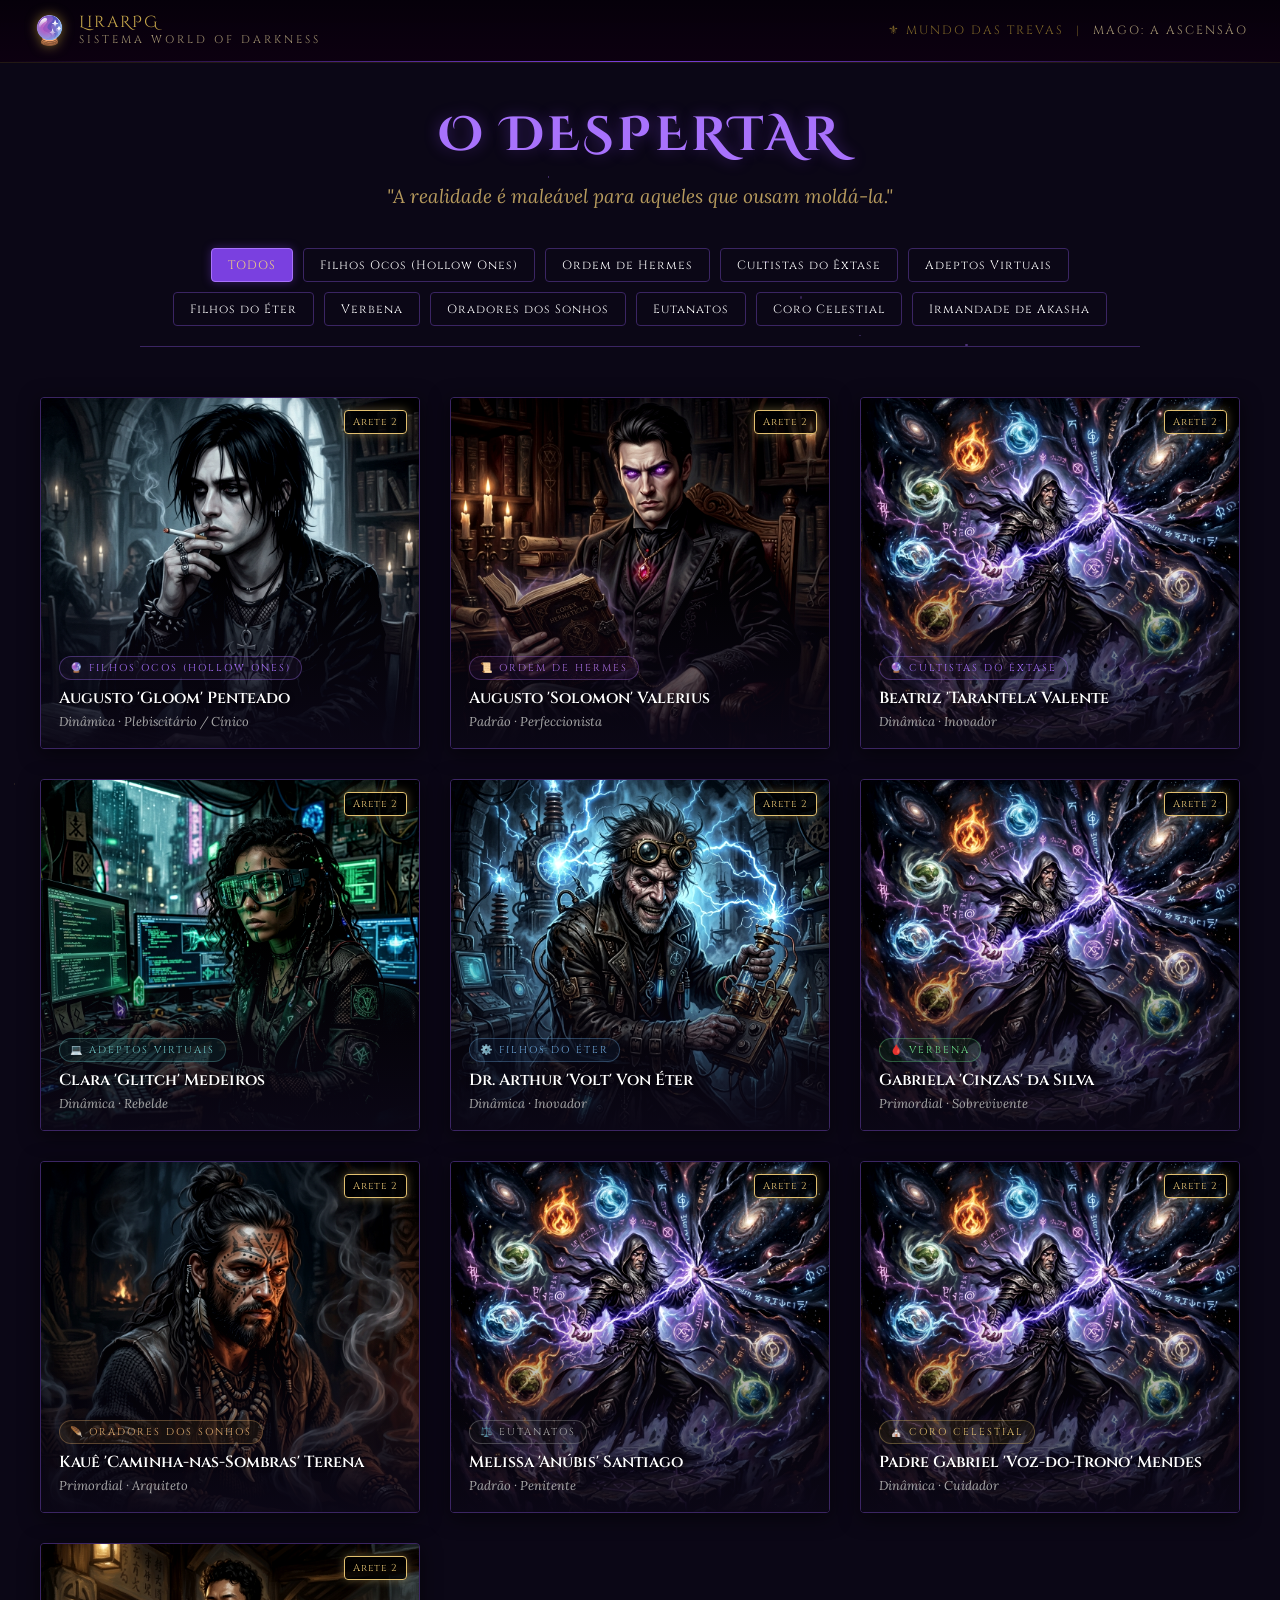
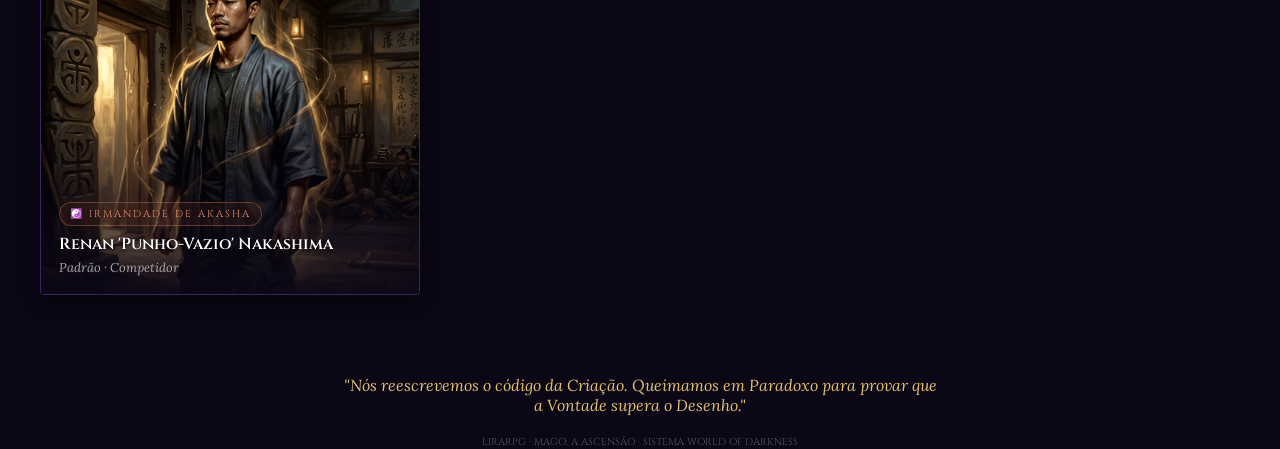
<file: web/mago.html>
<!DOCTYPE html>
<html lang="pt-BR">
<head>
  <meta charset="UTF-8" />
  <meta name="viewport" content="width=device-width, initial-scale=1.0" />
  <title>Mago: A Ascensão — LiraRPG</title>
  
  <link rel="preconnect" href="https://fonts.googleapis.com" />
  <link rel="preconnect" href="https://fonts.gstatic.com" crossorigin />
  <link href="https://fonts.googleapis.com/css2?family=Cinzel:wght@400;600;700;900&family=Cinzel+Decorative:wght@400;700&family=Lora:ital,wght@0,400;0,600;1,400&display=swap" rel="stylesheet" />
  
  <link rel="stylesheet" href="style.css" />
  <link rel="stylesheet" href="style_mago.css" />
</head>
<body>

  <!-- PARTICLES (Cósmico/Magia) -->
  <div id="particles"></div>

  <!-- CABEÇALHO -->
  <header id="main-header">
    <div class="header-inner">
      <a href="index.html" class="header-logo" id="logo-btn" tabindex="0">
        <span class="logo-symbol">🔮</span>
        <div class="logo-text">
          <span class="logo-title">LiraRPG</span>
          <span class="logo-sub">Sistema World of Darkness</span>
        </div>
      </a>
      <nav class="header-nav">
        <a href="index.html" class="header-home-link" title="Voltar ao Menu Principal">⚜ Mundo das Trevas</a>
        <span class="nav-sep">|</span>
        <span class="nav-game">Mago: A Ascensão</span>
      </nav>
    </div>
    <div class="header-bar" style="background: linear-gradient(90deg, transparent, var(--mago-purple), transparent);"></div>
  </header>

  <main>
    <!-- MODO GALERIA -->
    <section id="gallery-view" class="view-section active">
      <div class="gallery-header">
        <h1 class="gallery-title">O Despertar</h1>
        <p class="gallery-desc">"A realidade é maleável para aqueles que ousam moldá-la."</p>
      </div>

      <!-- Filtros por Afiliação -->
      <div class="filter-bar" id="filter-bar">
        <!-- JS injeta os botões aqui -->
      </div>

      <div class="card-grid" id="card-grid">
        <!-- JS injeta os cards dos Magos aqui -->
      </div>
    </section>

    <!-- MODO FICHA DETALHADA -->
    <section id="detail-view" class="view-section">
      <div class="detail-top-nav">
        <button id="back-btn" class="back-btn" aria-label="Voltar para galeria">← Voltar à Galeria</button>
      </div>

      <div id="detail-container">
        <!-- JS constrói a ficha detalhada aqui -->
      </div>
    </section>
  </main>

  <!-- RODAPÉ -->
  <footer>
    <p class="lore-text" style="color:var(--mago-gold); text-align:center; max-width:600px; margin:20px auto; font-style:italic;">
      "Nós reescrevemos o código da Criação. Queimamos em Paradoxo para provar que a Vontade supera o Desenho."
    </p>
    <div class="footer-bottom" style="text-align:center; font-family:var(--font-mago-title); font-size:10px; color:#555;">
      LIRARPG · MAGO: A ASCENSÃO · SISTEMA WORLD OF DARKNESS
    </div>
  </footer>

  <script>
    // Configurações das Tradições/Afiliações para cores e ícones (Tema Mago)
    const TRADICAO_CONFIG = {
      "Adeptos Virtuais":     { cor: "#1a5c5c", corTexto: "#6fc4c4", icone: "💻" },
      "Coro Celestial":       { cor: "#5c4d1a", corTexto: "#e2c070", icone: "⛪" },
      "Culto do Êxtase":      { cor: "#5c1a40", corTexto: "#e070b4", icone: "🌀" },
      "Eutanatos":            { cor: "#2a2a2a", corTexto: "#aaaaaa", icone: "⚖️" },
      "Filhos do Éter":       { cor: "#1a3a5c", corTexto: "#6fa8dc", icone: "⚙️" },
      "Irmandade de Akasha":  { cor: "#5c2a1a", corTexto: "#e08d70", icone: "☯️" },
      "Ordem de Hermes":      { cor: "#401a5c", corTexto: "#a870e0", icone: "📜" },
      "Oradores dos Sonhos":  { cor: "#5c401a", corTexto: "#e0ac70", icone: "🪶" },
      "Verbena":              { cor: "#1a5c2a", corTexto: "#70e08d", icone: "🩸" },
      "Vazios (Hollow Ones)": { cor: "#1f1d24", corTexto: "#8c82a0", icone: "🚬" }
    };
  </script>
  
  <script src="data/characters_mago.js"></script>
  <script src="app_mago.js"></script>

</body>
</html>
</file>
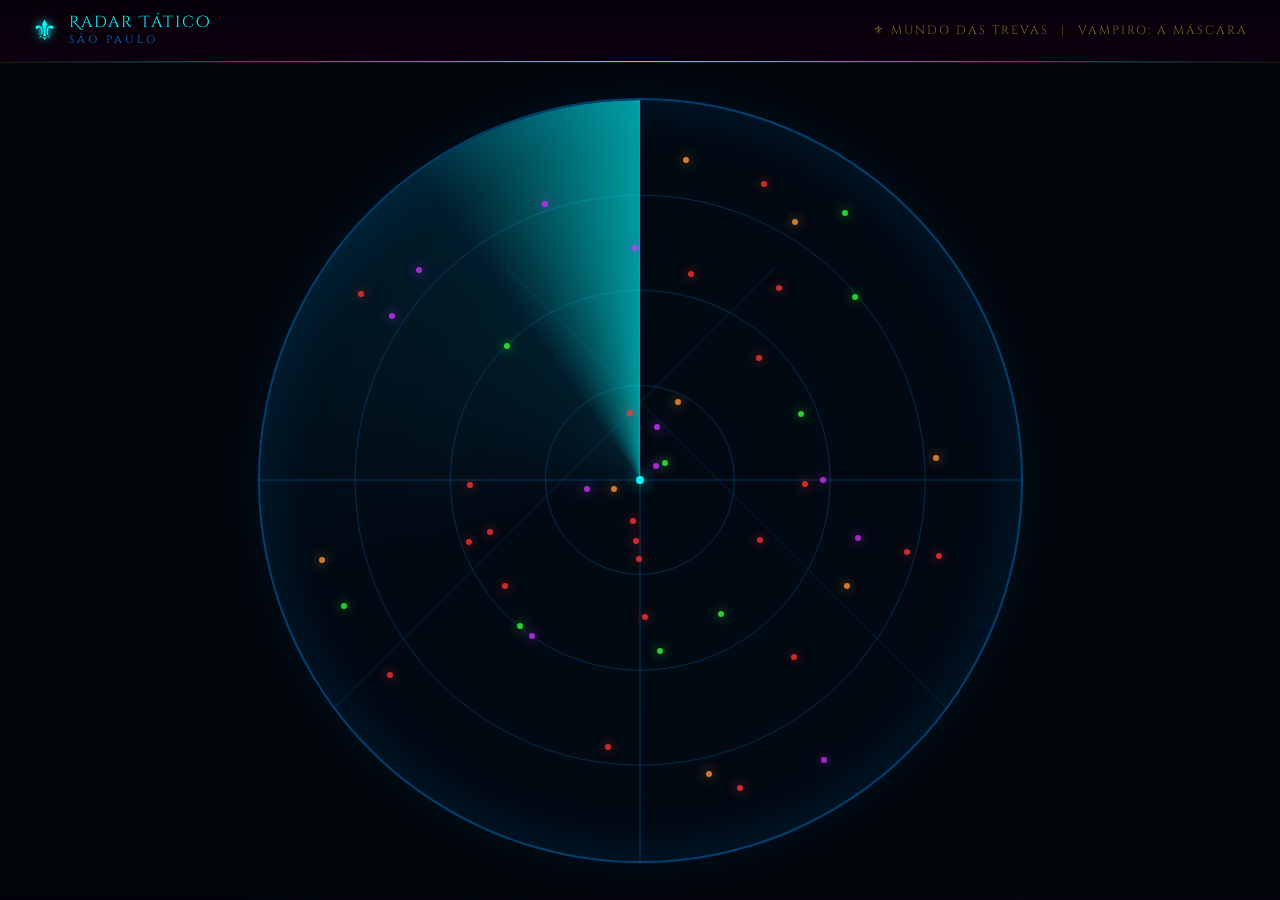
<file: web/mapa.html>
<!DOCTYPE html>
<html lang="pt-BR">
<head>
  <meta charset="UTF-8" />
  <meta name="viewport" content="width=device-width, initial-scale=1.0" />
  <title>Radar de Domínios — LiraRPG</title>
  <meta name="description" content="Radar tático de São Paulo no Mundo das Trevas. Domínios de Vampiros, Lobisomens, Magos e Caçadores." />
  <link rel="preconnect" href="https://fonts.googleapis.com" />
  <link rel="preconnect" href="https://fonts.gstatic.com" crossorigin />
  <link href="https://fonts.googleapis.com/css2?family=Cinzel:wght@400;600;700;900&family=Cinzel+Decorative:wght@400;700&family=Lora:ital,wght@0,400;0,600;1,400&display=swap" rel="stylesheet" />
  <link rel="stylesheet" href="style.css" />
  <style>
    /* ----- ESTILOS DO RADAR ----- */
    .mapa-container {
      position: relative;
      width: 100%;
      height: calc(100vh - 65px);
      overflow: hidden;
      display: flex;
      background: #02050a; /* Fundo mais escuro/azulado */
      align-items: center;
      justify-content: center;
    }

    /* Radar Base */
    .radar {
      position: relative;
      width: 85vh;
      height: 85vh;
      max-width: 800px;
      max-height: 800px;
      border-radius: 50%;
      border: 2px solid rgba(0, 150, 255, 0.4);
      background: radial-gradient(circle at center, rgba(0, 50, 100, 0.1) 0%, rgba(0, 10, 20, 0.8) 100%);
      box-shadow: 0 0 40px rgba(0, 150, 255, 0.1), inset 0 0 60px rgba(0, 150, 255, 0.15);
      overflow: hidden;
    }

    /* Crosshairs & Grid Lines */
    .radar::before, .radar::after {
      content: ''; position: absolute; background: rgba(0, 150, 255, 0.3);
    }
    .radar::before { top: 0; bottom: 0; left: 50%; width: 1px; transform: translateX(-50%); }
    .radar::after { left: 0; right: 0; top: 50%; height: 1px; transform: translateY(-50%); }
    
    .radar-cross-diag1 {
      position: absolute; inset: 0; border-top: 1px solid rgba(0, 150, 255, 0.15);
      top: 50%; transform: rotate(45deg);
    }
    .radar-cross-diag2 {
      position: absolute; inset: 0; border-top: 1px solid rgba(0, 150, 255, 0.15);
      top: 50%; transform: rotate(-45deg);
    }

    /* Concentric Circles */
    .radar-circle {
      position: absolute; top: 50%; left: 50%; transform: translate(-50%, -50%);
      border: 1px solid rgba(0, 150, 255, 0.25); border-radius: 50%;
      pointer-events: none;
    }
    .rc-1 { width: 25%; height: 25%; }
    .rc-2 { width: 50%; height: 50%; }
    .rc-3 { width: 75%; height: 75%; }

    /* Radar Sweep Animation */
    .radar-sweep {
      position: absolute; top: 0; left: 0; width: 100%; height: 100%;
      transform-origin: center center;
      background: conic-gradient(from 0deg, transparent 70%, rgba(0, 200, 255, 0.1) 90%, rgba(0, 255, 255, 0.6) 100%);
      animation: sweep 4s linear infinite;
      pointer-events: none;
      border-radius: 50%;
      z-index: 2;
    }
    @keyframes sweep {
      0% { transform: rotate(0deg); }
      100% { transform: rotate(360deg); }
    }

    /* Ponto Central do Radar */
    .radar-center {
      position: absolute; top: 50%; left: 50%; width: 8px; height: 8px;
      transform: translate(-50%, -50%); border-radius: 50%;
      background: #00ffff; box-shadow: 0 0 15px #00ffff;
    }

    /* Área Interativa onde os blips são colocados */
    .map-content {
      position: absolute; inset: 0; z-index: 5;
    }

    /* Blips (Nós dos Bairros) */
    .node-bairro {
      position: absolute;
      width: 6px; height: 6px; border-radius: 50%;
      background: #00ffff;
      box-shadow: 0 0 8px #00ffff;
      cursor: pointer;
      transform: translate(-50%, -50%);
      transition: all 0.2s cubic-bezier(0.25, 0.46, 0.45, 0.94);
      /* Efeito de fade (simulado via js ou opacidade) */
      opacity: 0.8;
    }
    .node-bairro::after {
      content: ''; position: absolute; top: 50%; left: 50%; transform: translate(-50%, -50%);
      width: 16px; height: 16px; border-radius: 50%;
      border: 1px solid currentColor; opacity: 0; transition: all 0.2s;
    }
    .node-bairro:hover { transform: translate(-50%, -50%) scale(2); z-index: 10; opacity: 1 !important; }
    .node-bairro:hover::after { opacity: 1; transform: translate(-50%, -50%) scale(1.5); }

    /* Cores das Facções no Radar */
    .fac-vampiro { background: #ff3333; box-shadow: 0 0 12px #ff3333; color: #ff3333; }
    .fac-lobisomem { background: #33ff33; box-shadow: 0 0 12px #33ff33; color: #33ff33; }
    .fac-mago { background: #cc33ff; box-shadow: 0 0 12px #cc33ff; color: #cc33ff; }
    .fac-cacador { background: #ff9933; box-shadow: 0 0 12px #ff9933; color: #ff9933; }
    .fac-desconhecido { background: #aaaaaa; box-shadow: 0 0 10px #aaaaaa; color: #aaaaaa; }

    /* Blink Animation para os blips */
    @keyframes blipBlink {
      0% { opacity: 0.2; transform: translate(-50%, -50%) scale(1); }
      50% { opacity: 1; transform: translate(-50%, -50%) scale(1.2); }
      100% { opacity: 0.2; transform: translate(-50%, -50%) scale(1); }
    }
    .blip-anim { animation: blipBlink 2s infinite; }

    /* Tooltip Hover */
    .map-tooltip {
      position: absolute; pointer-events: none; opacity: 0;
      background: rgba(2, 5, 10, 0.95); border: 1px solid rgba(0, 150, 255, 0.5);
      padding: 8px 12px; border-radius: 4px; z-index: 100;
      font-family: monospace, var(--font-title); font-size: 11px; letter-spacing: 1px;
      color: #00ffff; text-transform: uppercase;
      transform: translate(-50%, -120%); transition: opacity 0.2s;
      white-space: nowrap; box-shadow: 0 4px 12px rgba(0,0,0,0.8);
      text-shadow: 0 0 5px rgba(0, 255, 255, 0.5);
    }
    .map-tooltip.visible { opacity: 1; }
    .tooltip-fac { display: block; font-size: 9px; color: var(--gold-dim); margin-top: 4px; }
    .tooltip-zona { display: block; font-size: 8px; color: rgba(255,255,255,0.5); margin-bottom: 4px; }

    /* Sidebar (Dossiê) */
    .sidebar {
      width: 400px; background: rgba(5, 5, 12, 0.95); backdrop-filter: blur(16px);
      border-left: 1px solid rgba(0, 150, 255, 0.3); box-shadow: -10px 0 30px rgba(0,0,0,0.8);
      position: absolute; right: -420px; top: 0; bottom: 0;
      transition: right 0.4s cubic-bezier(0.25, 0.46, 0.45, 0.94);
      z-index: 20; padding: 32px 24px; overflow-y: auto;
    }
    .sidebar.open { right: 0; }
    .sidebar-close {
      position: absolute; top: 20px; right: 20px; background: transparent; border: none;
      color: rgba(0, 150, 255, 0.7); font-size: 24px; cursor: pointer; transition: color 0.2s;
    }
    .sidebar-close:hover { color: #00ffff; text-shadow: 0 0 10px #00ffff; }

    /* Estilos do Dossiê */
    .dossie-header { margin-bottom: 24px; padding-bottom: 16px; border-bottom: 1px solid rgba(0, 150, 255, 0.3); }
    .dossie-title { font-family: var(--font-deco); font-size: 1.8rem; color: #fff; text-shadow: 0 0 10px rgba(255,255,255,0.3); line-height: 1.1; margin-bottom: 8px; }
    .dossie-zona { font-family: monospace; font-size: 10px; letter-spacing: 2px; text-transform: uppercase; color: rgba(0, 200, 255, 0.8); }

    .dossie-block { background: rgba(0, 150, 255, 0.05); border: 1px solid rgba(0, 150, 255, 0.2); border-radius: 4px; padding: 16px; margin-bottom: 16px; }
    .dossie-label { font-family: monospace; font-size: 10px; letter-spacing: 2px; text-transform: uppercase; color: rgba(0, 200, 255, 0.8); margin-bottom: 6px; }
    .dossie-value { font-family: var(--font-body); font-size: 0.95rem; color: var(--parchment); line-height: 1.5; }

    .dossie-grid { display: grid; grid-template-columns: 1fr 1fr; gap: 12px; margin-bottom: 24px; }
    .dossie-mini-block { border: 1px solid rgba(0, 150, 255, 0.2); border-radius: 4px; padding: 10px; text-align: center; }
    .mini-label { font-family: monospace; font-size: 9px; letter-spacing: 1px; text-transform: uppercase; color: rgba(255,255,255,0.5); display: block; margin-bottom: 4px; }
    .mini-value { font-family: var(--font-title); font-size: 12px; letter-spacing: 1px; color: #fff; text-transform: uppercase; }

    /* Dificuldades (Mecânica) */
    .diff-list { display: flex; flex-direction: column; gap: 6px; margin-top: 8px; }
    .diff-item { display: flex; align-items: center; justify-content: space-between; padding: 6px 10px; background: rgba(0, 150, 255, 0.08); border-radius: 4px; }
    .diff-name { font-family: monospace; font-size: 10px; letter-spacing: 1px; text-transform: uppercase; color: rgba(255,255,255,0.7); }
    .diff-val { font-family: var(--font-deco); font-size: 1.1rem; color: #00ffff; }

    .fac-badge {
      display: inline-flex; align-items: center; gap: 6px; padding: 6px 12px; border-radius: 20px; border: 1px solid;
      font-family: monospace; font-size: 11px; letter-spacing: 1px; text-transform: uppercase; margin-top: 8px;
    }

    @media (max-width: 768px) {
      .sidebar { width: 100%; right: -100%; }
      .mapa-container { height: calc(100vh - 55px); }
      .radar { width: 95vw; height: 95vw; }
    }
  </style>
</head>
<body>

  <!-- HEADER -->
  <header id="main-header">
    <div class="header-inner">
      <a href="index.html" class="header-logo" aria-label="Voltar à home">
        <span class="logo-symbol" style="color:#00ffff; text-shadow: 0 0 10px #00ffff;">⚜</span>
        <div class="logo-text">
          <span class="logo-title" style="color:#00ffff;">Radar Tático</span>
          <span class="logo-sub" style="color:rgba(0,150,255,0.8);">São Paulo</span>
        </div>
      </a>
      <nav class="header-nav">
        <a href="index.html" class="header-home-link" title="Voltar ao Menu Principal">⚜ Mundo das Trevas</a>
        <span class="nav-sep">|</span>
        <a href="vampiro.html" class="header-home-link">Vampiro: A Máscara</a>
      </nav>
    </div>
    <div class="header-bar" style="background: linear-gradient(90deg, transparent, #00ffff, transparent);"></div>
  </header>

  <!-- MAPA E DOSSIÊ -->
  <main class="mapa-container">
    
    <div class="radar" id="radar">
      <div class="radar-cross-diag1"></div>
      <div class="radar-cross-diag2"></div>
      <div class="radar-circle rc-1"></div>
      <div class="radar-circle rc-2"></div>
      <div class="radar-circle rc-3"></div>
      
      <!-- O sweep que roda -->
      <div class="radar-sweep" id="radar-sweep"></div>
      <div class="radar-center"></div>

      <!-- Onde os blips ficarão -->
      <div class="map-content" id="map-content"></div>
    </div>

    <!-- Tooltip -->
    <div class="map-tooltip" id="tooltip">
      <span class="tooltip-zona" id="tt-zona"></span>
      <span id="tt-nome" style="display:block;"></span>
      <span class="tooltip-fac" id="tt-fac"></span>
    </div>

    <!-- Sidebar Dossiê -->
    <aside class="sidebar" id="sidebar">
      <button class="sidebar-close" id="sidebar-close" aria-label="Fechar painel">×</button>
      
      <div class="dossie-header">
        <div class="dossie-zona" id="side-zona">ZONA DESCONHECIDA</div>
        <h2 class="dossie-title" id="side-nome">Nome do Bairro</h2>
        <div id="side-badge"></div>
      </div>

      <div class="dossie-grid">
        <div class="dossie-mini-block">
          <span class="mini-label">Riqueza</span>
          <span class="mini-value" id="side-riq">Baixa</span>
        </div>
        <div class="dossie-mini-block">
          <span class="mini-label">Criminalidade</span>
          <span class="mini-value" id="side-crim">Alta</span>
        </div>
      </div>

      <div class="dossie-block">
        <div class="dossie-label">Segurança Pública</div>
        <div class="dossie-value" id="side-seg">GCM</div>
      </div>

      <div class="dossie-block">
        <div class="dossie-label">Visibilidade Midiática</div>
        <div class="dossie-value" id="side-vis">Baixa</div>
      </div>

      <div class="dossie-block" style="background: rgba(0,255,255,0.05); border-color: rgba(0,255,255,0.2);" id="diff-container">
        <div class="dossie-label" style="color:#00ffff;" id="diff-title">Dificuldades (Rolagens)</div>
        <div class="diff-list" id="side-diff">
          <!-- preenchido por js -->
        </div>
      </div>

    </aside>
  </main>

  <script src="data/regiao.js"></script>
  <script src="mapa.js"></script>
</body>
</html>
</file>
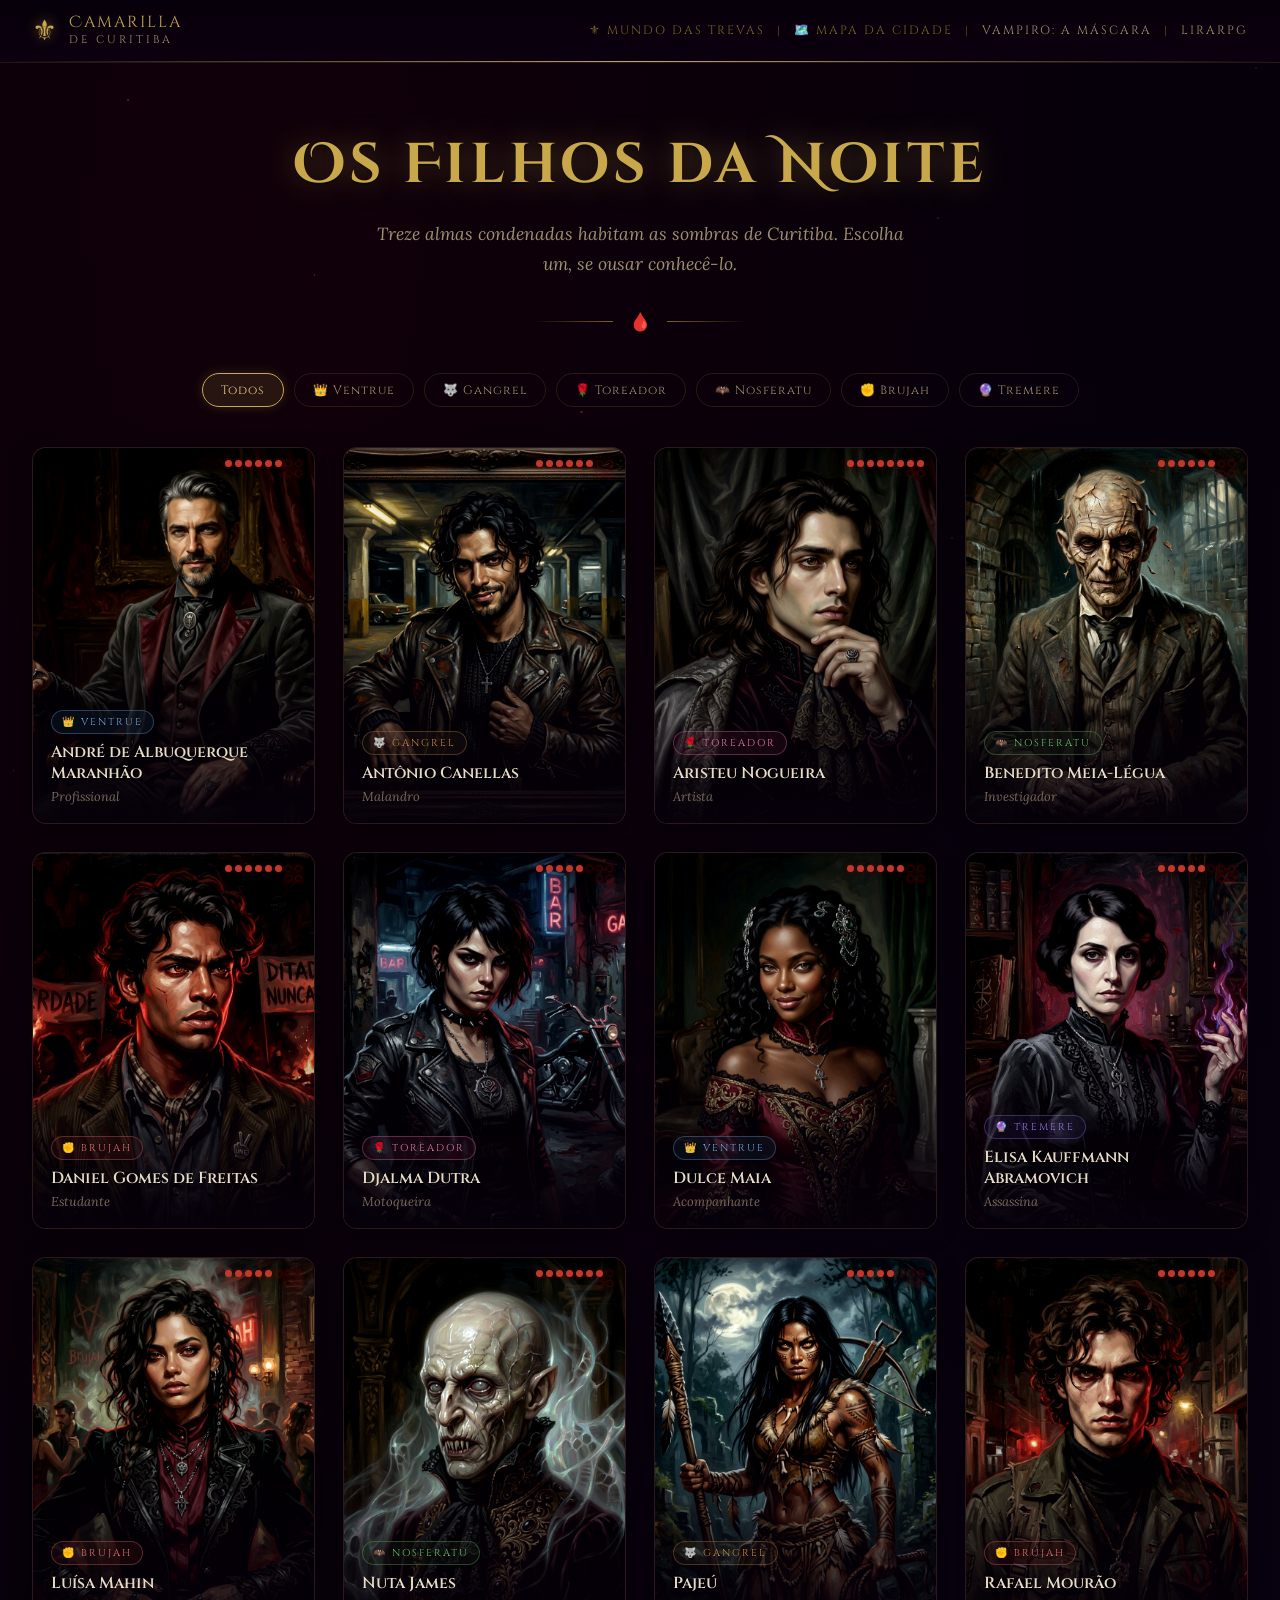
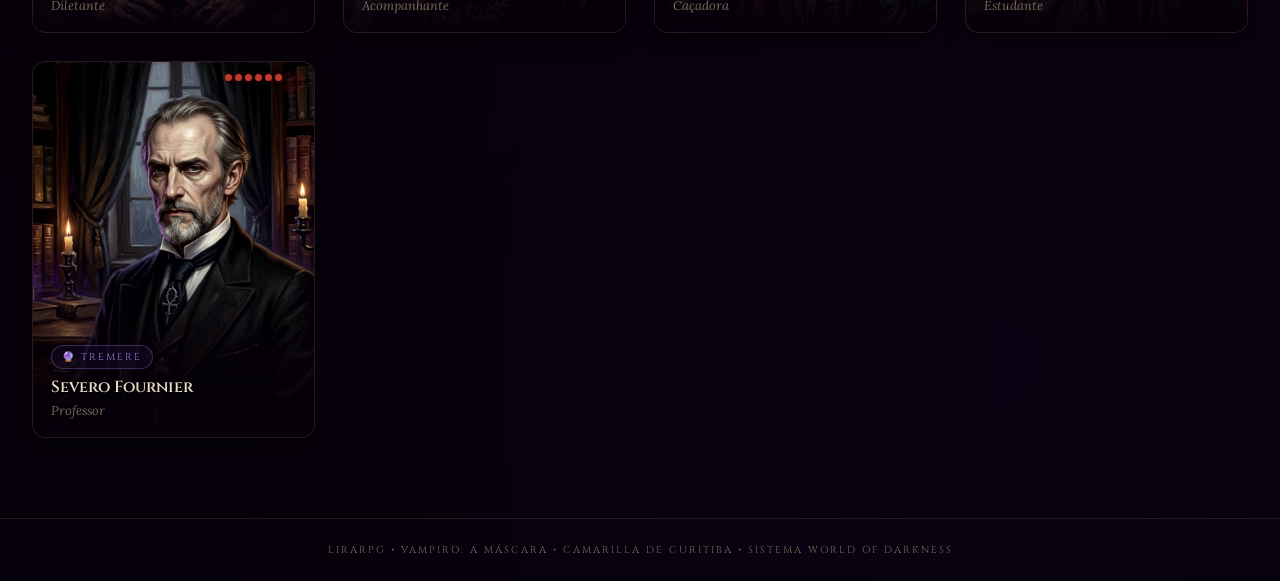
<file: web/missoes.html>
<!DOCTYPE html>
<html lang="pt-BR">
<head>
  <meta charset="UTF-8" />
  <meta name="viewport" content="width=device-width, initial-scale=1.0" />
  <title>Central de Missões — LiraRPG</title>
  <link rel="preconnect" href="https://fonts.googleapis.com" />
  <link rel="preconnect" href="https://fonts.gstatic.com" crossorigin />
  <link href="https://fonts.googleapis.com/css2?family=Cinzel:wght@400;600;700;900&family=Cinzel+Decorative:wght@400;700&family=Lora:ital,wght@0,400;0,600;1,400&family=Share+Tech+Mono&display=swap" rel="stylesheet" />
  <link rel="stylesheet" href="style.css" />
  <style>
    .mission-container {
      max-width: 1000px; margin: 40px auto; padding: 20px;
    }
    .char-header {
      display: flex; align-items: center; gap: 24px;
      background: rgba(10,0,10,0.6); border: 1px solid var(--border-dark);
      padding: 24px; border-radius: var(--radius); margin-bottom: 40px;
      backdrop-filter: blur(8px);
    }
    .char-portrait {
      width: 100px; height: 100px; border-radius: 50%;
      border: 2px solid var(--gold-dim); object-fit: cover;
    }
    .char-info h2 {
      font-family: var(--font-deco); font-size: 2rem; color: var(--gold); margin-bottom: 8px;
    }
    .char-info p {
      font-family: var(--font-title); font-size: 12px; letter-spacing: 2px;
      text-transform: uppercase; color: var(--parchment-dim);
    }
    
    .mission-list {
      display: grid; grid-template-columns: repeat(auto-fill, minmax(300px, 1fr)); gap: 24px;
    }
    .mission-card {
      background: rgba(20,0,5,0.4); border: 1px solid var(--border-mid);
      border-radius: var(--radius); padding: 24px;
      transition: all var(--transition); cursor: pointer; text-decoration: none; display: block;
    }
    .mission-card:hover {
      background: rgba(40,0,10,0.6); border-color: var(--blood-bright);
      transform: translateY(-5px); box-shadow: 0 10px 20px rgba(0,0,0,0.5);
    }
    .mission-tag {
      display: inline-block; padding: 4px 10px; background: rgba(139,0,0,0.2);
      border: 1px solid var(--blood-bright); color: var(--blood-bright);
      font-family: 'Share Tech Mono', monospace; font-size: 10px; text-transform: uppercase;
      border-radius: 12px; margin-bottom: 16px;
    }
    .mission-title {
      font-family: var(--font-title); font-size: 1.5rem; color: var(--parchment); margin-bottom: 12px;
    }
    .mission-desc {
      font-family: var(--font-body); font-size: 0.95rem; color: var(--text-dim); line-height: 1.6;
    }
  </style>
</head>
<body>

  <header id="main-header">
    <div class="header-inner">
      <a href="index.html" class="header-logo">
        <span class="logo-symbol">⚜</span>
        <div class="logo-text">
          <span class="logo-title">Missões Solo</span>
          <span class="logo-sub">RPG Interativo</span>
        </div>
      </a>
      <nav class="header-nav">
        <a href="vampiro.html" class="header-home-link">← Voltar à Galeria</a>
      </nav>
    </div>
    <div class="header-bar"></div>
  </header>

  <main class="mission-container">
    <div class="char-header" id="char-header" style="display:none;">
      <img id="char-img" class="char-portrait" src="" alt="" />
      <div class="char-info">
        <p>Operativo Selecionado</p>
        <h2 id="char-name">Nome</h2>
        <p id="char-clan">Clã</p>
      </div>
    </div>

    <h3 style="font-family: var(--font-title); color: var(--gold); border-bottom: 1px solid var(--border-dark); padding-bottom: 12px; margin-bottom: 24px;">Missões Disponíveis</h3>
    
    <div class="mission-list" id="mission-list">
      <!-- Injetado via JS -->
    </div>
  </main>

  <script src="data/characters.js"></script>
  <script src="data/missoes.js"></script>
  <script src="missoes.js"></script>
</body>
</html>
</file>
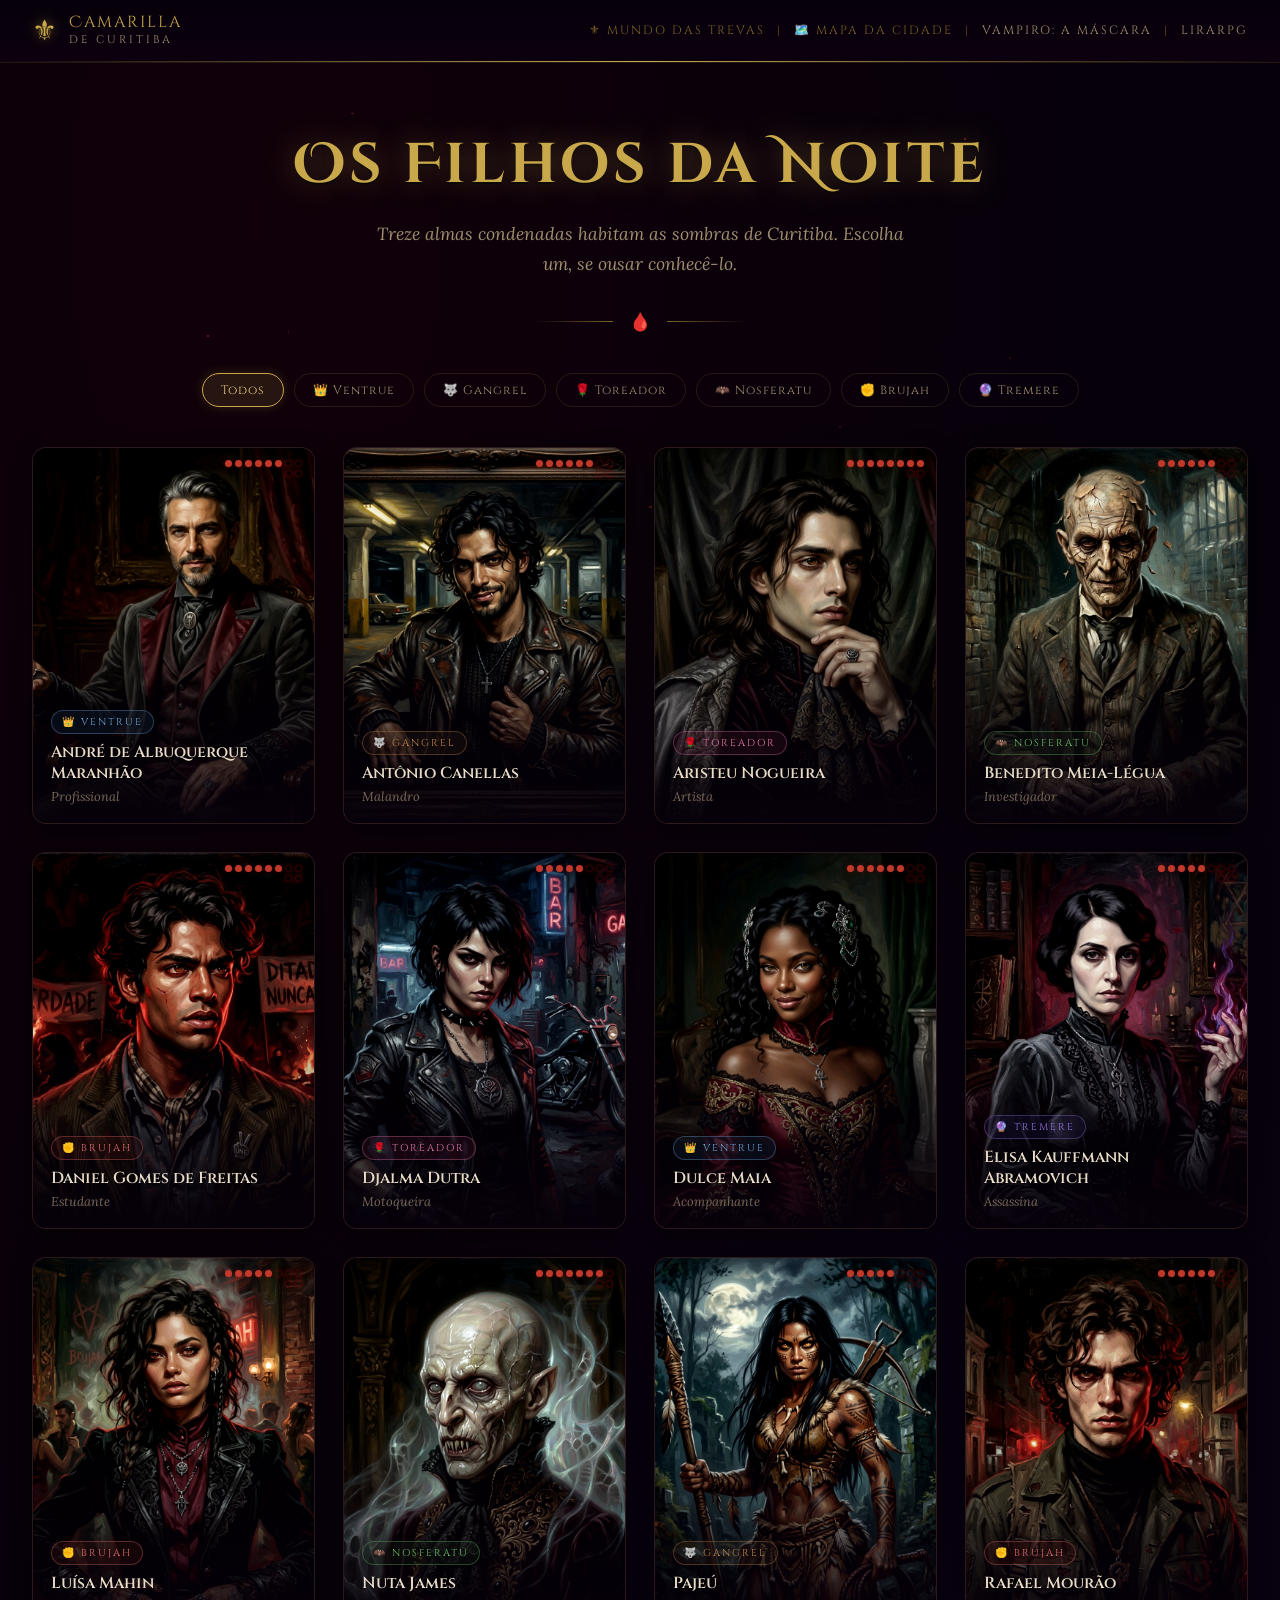
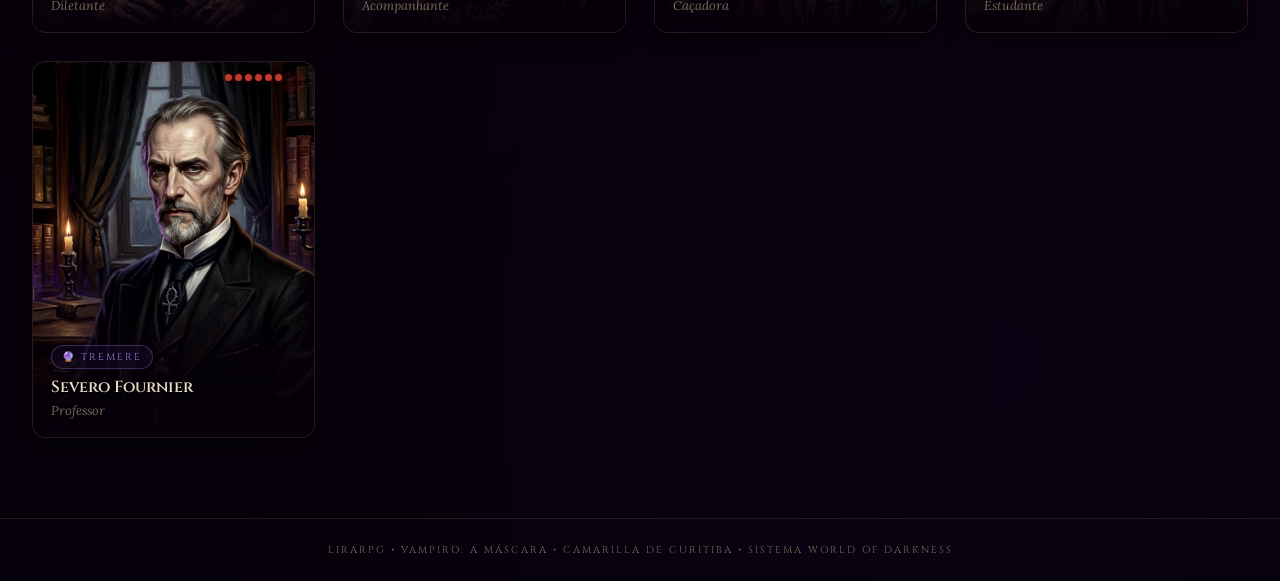
<file: web/vampiro.html>
<!DOCTYPE html>
<html lang="pt-BR">
<head>
  <meta charset="UTF-8" />
  <meta name="viewport" content="width=device-width, initial-scale=1.0" />
  <title>Vampiro: A Máscara — Camarilla de Curitiba | LiraRPG</title>
  <meta name="description" content="Galeria de personagens da Camarilla de Curitiba no universo Vampiro: A Máscara. Conheça os membros da noite — LiraRPG." />
  <link rel="preconnect" href="https://fonts.googleapis.com" />
  <link rel="preconnect" href="https://fonts.gstatic.com" crossorigin />
  <link href="https://fonts.googleapis.com/css2?family=Cinzel:wght@400;600;700;900&family=Cinzel+Decorative:wght@400;700&family=Lora:ital,wght@0,400;0,600;1,400&display=swap" rel="stylesheet" />
  <link rel="stylesheet" href="style.css" />
</head>
<body>
  <!-- PARTICLES BACKGROUND -->
  <div id="particles" aria-hidden="true"></div>

  <!-- HEADER -->
  <header id="main-header">
    <div class="header-inner">
      <div class="header-logo" id="logo-btn" role="button" tabindex="0" aria-label="Voltar à galeria">
        <span class="logo-symbol">⚜</span>
        <div class="logo-text">
          <span class="logo-title">Camarilla</span>
          <span class="logo-sub">de Curitiba</span>
        </div>
      </div>
      <nav class="header-nav">
        <a href="index.html" class="header-home-link" title="Voltar ao Menu Principal">⚜ Mundo das Trevas</a>
        <span class="nav-sep">|</span>
        <a href="mapa.html" class="header-home-link">🗺️ Mapa da Cidade</a>
        <span class="nav-sep">|</span>
        <span class="nav-game">Vampiro: A Máscara</span>
        <span class="nav-sep">|</span>
        <span class="nav-system">LiraRPG</span>
      </nav>
    </div>
    <div class="header-bar"></div>
  </header>

  <!-- MAIN CONTENT -->
  <main id="app">

    <!-- ===================== GALLERY VIEW ===================== -->
    <section id="gallery-view" class="view active">
      <div class="gallery-hero">
        <h1 class="gallery-title">Os Filhos da Noite</h1>
        <p class="gallery-subtitle">Treze almas condenadas habitam as sombras de Curitiba. Escolha um, se ousar conhecê-lo.</p>
        <div class="gallery-divider">
          <span class="divider-line"></span>
          <span class="divider-icon">🩸</span>
          <span class="divider-line"></span>
        </div>
      </div>

      <div class="filter-bar">
        <button class="filter-btn active" data-filter="all" id="filter-all">Todos</button>
        <button class="filter-btn" data-filter="Ventrue" id="filter-ventrue">👑 Ventrue</button>
        <button class="filter-btn" data-filter="Gangrel" id="filter-gangrel">🐺 Gangrel</button>
        <button class="filter-btn" data-filter="Toreador" id="filter-toreador">🌹 Toreador</button>
        <button class="filter-btn" data-filter="Nosferatu" id="filter-nosferatu">🦇 Nosferatu</button>
        <button class="filter-btn" data-filter="Brujah" id="filter-brujah">✊ Brujah</button>
        <button class="filter-btn" data-filter="Tremere" id="filter-tremere">🔮 Tremere</button>
      </div>

      <div class="card-grid" id="card-grid" role="list"></div>
    </section>

    <!-- ===================== DETAIL VIEW ===================== -->
    <section id="detail-view" class="view" aria-live="polite">
      <button class="back-btn" id="back-btn" aria-label="Voltar à galeria">
        <span class="back-arrow">←</span> Voltar à Galeria
      </button>

      <div class="detail-container" id="detail-container">
        <!-- dynamically filled -->
      </div>
    </section>

  </main>

  <footer class="site-footer">
    <p>LiraRPG &bull; Vampiro: A Máscara &bull; Camarilla de Curitiba &bull; Sistema World of Darkness</p>
  </footer>

  <script src="data/characters.js"></script>
  <script src="app.js"></script>
</body>
</html>
</file>
<file: web/style.css>
/* =============================================
   LIRARPG — CAMARILLA DE CURITIBA
   Gothic Dark Theme — style.css
   ============================================= */

/* ---------- RESET & BASE ---------- */
*, *::before, *::after { box-sizing: border-box; margin: 0; padding: 0; }

:root {
  --bg-deep:       #06000a;
  --bg-mid:        #0d0010;
  --bg-card:       #110016;
  --bg-glass:      rgba(20, 0, 30, 0.75);
  --blood:         #8b0000;
  --blood-bright:  #c0392b;
  --blood-glow:    rgba(139, 0, 0, 0.4);
  --gold:          #c9a84c;
  --gold-bright:   #f0d080;
  --gold-dim:      #7a6228;
  --parchment:     #e8dcc8;
  --parchment-dim: #a09070;
  --text-main:     #ddd0c0;
  --text-dim:      #7a6a5a;
  --border-dark:   rgba(201, 168, 76, 0.15);
  --border-mid:    rgba(201, 168, 76, 0.35);
  --border-bright: rgba(201, 168, 76, 0.7);

  /* Clan colors */
  --ventrue:   #1a3a5c;  --ventrue-t:   #6fa8dc;
  --gangrel:   #3d2b1f;  --gangrel-t:   #c4894a;
  --toreador:  #5c1a3a;  --toreador-t:  #e07aad;
  --nosferatu: #1a2a1a;  --nosferatu-t: #6abf69;
  --brujah:    #5c1a1a;  --brujah-t:    #e07070;
  --tremere:   #2a1a5c;  --tremere-t:   #9a7ae0;

  --font-title: 'Cinzel', serif;
  --font-deco:  'Cinzel Decorative', serif;
  --font-body:  'Lora', serif;
  --radius:     8px;
  --radius-lg:  14px;
  --transition: 0.3s ease;
}

html { scroll-behavior: smooth; }

body {
  font-family: var(--font-body);
  background-color: var(--bg-deep);
  color: var(--text-main);
  min-height: 100vh;
  overflow-x: hidden;
  background-image:
    radial-gradient(ellipse at 20% 10%, rgba(139,0,0,0.08) 0%, transparent 60%),
    radial-gradient(ellipse at 80% 90%, rgba(42,26,92,0.1) 0%, transparent 60%);
}

/* ---------- SCROLLBAR ---------- */
::-webkit-scrollbar { width: 6px; }
::-webkit-scrollbar-track { background: var(--bg-deep); }
::-webkit-scrollbar-thumb { background: var(--gold-dim); border-radius: 3px; }
::-webkit-scrollbar-thumb:hover { background: var(--gold); }

/* ---------- PARTICLES ---------- */
#particles {
  position: fixed; inset: 0; pointer-events: none; z-index: 0; overflow: hidden;
}
.particle {
  position: absolute;
  width: 2px; height: 2px;
  background: var(--blood-bright);
  border-radius: 50%;
  opacity: 0;
  animation: drift linear infinite;
}
@keyframes drift {
  0%   { transform: translateY(0) translateX(0); opacity: 0; }
  10%  { opacity: 0.6; }
  90%  { opacity: 0.2; }
  100% { transform: translateY(-100vh) translateX(30px); opacity: 0; }
}

/* ---------- HEADER ---------- */
#main-header {
  position: sticky; top: 0; z-index: 100;
  background: linear-gradient(180deg, rgba(6,0,10,0.98) 0%, rgba(13,0,16,0.92) 100%);
  backdrop-filter: blur(12px);
  border-bottom: 1px solid var(--border-dark);
}
.header-inner {
  max-width: 1300px; margin: 0 auto;
  display: flex; align-items: center; justify-content: space-between;
  padding: 14px 32px;
}
.header-logo {
  display: flex; align-items: center; gap: 12px;
  cursor: pointer; text-decoration: none;
  transition: opacity var(--transition);
}
.header-logo:hover { opacity: 0.8; }
.logo-symbol {
  font-size: 28px; color: var(--gold); text-shadow: 0 0 12px var(--gold-dim);
  line-height: 1;
}
.logo-text { display: flex; flex-direction: column; }
.logo-title {
  font-family: var(--font-deco); font-size: 16px; color: var(--gold);
  letter-spacing: 2px; line-height: 1.1;
}
.logo-sub {
  font-family: var(--font-title); font-size: 11px; color: var(--parchment-dim);
  letter-spacing: 3px; text-transform: uppercase;
}
.header-nav {
  display: flex; align-items: center; gap: 12px;
  font-family: var(--font-title); font-size: 12px; letter-spacing: 2px;
  color: var(--parchment-dim); text-transform: uppercase;
}
.nav-sep { color: var(--gold-dim); }
.header-home-link {
  font-family: var(--font-title); font-size: 12px; letter-spacing: 2px;
  color: var(--gold-dim); text-transform: uppercase; text-decoration: none;
  transition: color var(--transition);
}
.header-home-link:hover { color: var(--gold); }
.header-bar { height: 1px; background: linear-gradient(90deg, transparent, var(--gold), transparent); }

/* ---------- VIEWS ---------- */
.view { display: none; }
.view.active { display: block; }

/* ---------- GALLERY HERO ---------- */
.gallery-hero {
  text-align: center; padding: 64px 24px 40px;
  position: relative; z-index: 1;
}
.gallery-title {
  font-family: var(--font-deco); font-size: clamp(2rem, 5vw, 3.5rem);
  color: var(--gold); text-shadow: 0 0 30px rgba(201,168,76,0.4), 0 2px 0 #000;
  letter-spacing: 4px; margin-bottom: 16px;
}
.gallery-subtitle {
  font-family: var(--font-body); font-style: italic;
  font-size: clamp(0.9rem, 2vw, 1.1rem); color: var(--parchment-dim);
  max-width: 560px; margin: 0 auto 32px; line-height: 1.7;
}
.gallery-divider {
  display: flex; align-items: center; justify-content: center; gap: 16px;
}
.divider-line {
  width: 80px; height: 1px;
  background: linear-gradient(90deg, transparent, var(--gold-dim));
}
.divider-line:last-child { background: linear-gradient(270deg, transparent, var(--gold-dim)); }
.divider-icon { font-size: 18px; }

/* ---------- FILTER BAR ---------- */
.filter-bar {
  display: flex; align-items: center; justify-content: center;
  flex-wrap: wrap; gap: 10px;
  padding: 0 24px 40px; position: relative; z-index: 1;
}
.filter-btn {
  background: transparent;
  border: 1px solid var(--border-dark);
  color: var(--parchment-dim);
  font-family: var(--font-title); font-size: 12px; letter-spacing: 1px;
  padding: 8px 18px; border-radius: 20px; cursor: pointer;
  transition: all var(--transition);
}
.filter-btn:hover {
  border-color: var(--gold-dim); color: var(--gold); background: rgba(201,168,76,0.05);
}
.filter-btn.active {
  background: rgba(201,168,76,0.12); border-color: var(--gold);
  color: var(--gold-bright); box-shadow: 0 0 12px rgba(201,168,76,0.2);
}

/* ---------- CARD GRID ---------- */
.card-grid {
  display: grid;
  grid-template-columns: repeat(auto-fill, minmax(280px, 1fr));
  gap: 28px;
  max-width: 1300px; margin: 0 auto; padding: 0 32px 80px;
  position: relative; z-index: 1;
}

/* ---------- CHARACTER CARD ---------- */
.char-card {
  background: var(--bg-card);
  border: 1px solid var(--border-dark);
  border-radius: var(--radius-lg);
  overflow: hidden;
  cursor: pointer;
  transition: all 0.4s cubic-bezier(0.25, 0.46, 0.45, 0.94);
  position: relative;
  transform: translateY(0);
  box-shadow: 0 4px 20px rgba(0,0,0,0.6);
}
.char-card::before {
  content: '';
  position: absolute; inset: 0;
  border-radius: var(--radius-lg);
  opacity: 0;
  transition: opacity 0.4s;
  pointer-events: none;
  z-index: 0;
}
.char-card:hover {
  transform: translateY(-8px);
  border-color: var(--card-glow-color, var(--gold-dim));
  box-shadow: 0 16px 48px rgba(0,0,0,0.8), 0 0 24px var(--card-glow-shadow, var(--blood-glow));
}
.char-card:hover::before { opacity: 1; }
.char-card.hidden { display: none; }

.card-img-wrap {
  position: relative; width: 100%; aspect-ratio: 3/4; overflow: hidden;
}
.card-img {
  width: 100%; height: 100%; object-fit: cover;
  transition: transform 0.6s cubic-bezier(0.25, 0.46, 0.45, 0.94);
  filter: saturate(0.85) contrast(1.1);
}
.char-card:hover .card-img { transform: scale(1.06); filter: saturate(1) contrast(1.1); }

.card-img-overlay {
  position: absolute; bottom: 0; left: 0; right: 0;
  height: 55%;
  background: linear-gradient(transparent, rgba(6,0,10,0.97));
  pointer-events: none;
}
.card-humanidade {
  position: absolute; top: 12px; right: 12px;
  display: flex; gap: 3px; flex-wrap: wrap; max-width: 80px;
  justify-content: flex-end;
}
.hum-dot {
  width: 7px; height: 7px; border-radius: 50%;
  background: var(--blood-bright);
  box-shadow: 0 0 4px var(--blood-glow);
  transition: opacity 0.2s;
}
.hum-dot.empty { background: transparent; border: 1px solid var(--blood-glow); }

.card-body {
  position: absolute; bottom: 0; left: 0; right: 0;
  padding: 20px 18px 18px; z-index: 1;
}
.card-cla-badge {
  display: inline-flex; align-items: center; gap: 6px;
  font-family: var(--font-title); font-size: 10px; letter-spacing: 2px;
  text-transform: uppercase; padding: 4px 10px; border-radius: 12px;
  margin-bottom: 8px; border: 1px solid transparent;
  transition: all var(--transition);
}
.card-nome {
  font-family: var(--font-title); font-size: 1rem; font-weight: 600;
  color: var(--parchment); line-height: 1.3; margin-bottom: 4px;
  text-shadow: 0 1px 4px rgba(0,0,0,0.8);
}
.card-conceito {
  font-family: var(--font-body); font-style: italic;
  font-size: 0.8rem; color: var(--text-dim);
}
.card-hover-cta {
  position: absolute; inset: 0; display: flex; align-items: center; justify-content: center;
  background: rgba(6,0,10,0.5); backdrop-filter: blur(2px);
  opacity: 0; transition: opacity var(--transition); border-radius: var(--radius-lg);
  font-family: var(--font-title); font-size: 13px; letter-spacing: 3px;
  color: var(--gold); text-transform: uppercase;
}
.char-card:hover .card-hover-cta { opacity: 1; }

/* ---------- BACK BUTTON ---------- */
.back-btn {
  display: inline-flex; align-items: center; gap: 10px;
  background: transparent; border: 1px solid var(--border-mid);
  color: var(--gold); font-family: var(--font-title); font-size: 13px;
  letter-spacing: 2px; text-transform: uppercase;
  padding: 10px 22px; border-radius: 24px; cursor: pointer;
  margin: 32px 32px 0;
  transition: all var(--transition);
  position: relative; z-index: 1;
}
.back-btn:hover {
  background: rgba(201,168,76,0.1); border-color: var(--gold);
  box-shadow: 0 0 16px rgba(201,168,76,0.2);
}
.back-arrow { font-size: 16px; transition: transform var(--transition); }
.back-btn:hover .back-arrow { transform: translateX(-4px); }

/* ---------- DETAIL CONTAINER ---------- */
.detail-container {
  max-width: 1200px; margin: 32px auto; padding: 0 32px 80px;
  position: relative; z-index: 1;
}

/* ---------- DETAIL LAYOUT ---------- */
.detail-grid {
  display: grid; grid-template-columns: 340px 1fr; gap: 40px; align-items: start;
}
@media (max-width: 900px) {
  .detail-grid { grid-template-columns: 1fr; }
}

/* LEFT COLUMN */
.detail-portrait-col { position: sticky; top: 90px; }
.detail-portrait-wrap {
  position: relative; border-radius: var(--radius-lg);
  overflow: hidden; border: 1px solid var(--border-mid);
  box-shadow: 0 8px 40px rgba(0,0,0,0.8), 0 0 30px var(--detail-glow, var(--blood-glow));
}
.detail-portrait-wrap img {
  width: 100%; display: block;
  filter: saturate(0.9) contrast(1.05);
}
.detail-portrait-overlay {
  position: absolute; bottom: 0; left: 0; right: 0; height: 40%;
  background: linear-gradient(transparent, rgba(6,0,10,0.95));
  pointer-events: none;
}
.detail-portrait-info {
  position: absolute; bottom: 0; left: 0; right: 0;
  padding: 20px; z-index: 1;
}
.detail-humanidade {
  display: flex; gap: 5px; margin-bottom: 10px;
}
.detail-hum-dot {
  width: 10px; height: 10px; border-radius: 50%;
  background: var(--blood-bright); box-shadow: 0 0 6px var(--blood-glow);
}
.detail-hum-dot.empty { background: transparent; border: 1px solid var(--blood-glow); }
.detail-hum-label {
  font-family: var(--font-title); font-size: 10px; letter-spacing: 2px;
  color: var(--parchment-dim); text-transform: uppercase; margin-bottom: 4px;
}

.detail-badges { display: flex; flex-direction: column; gap: 10px; margin-top: 18px; }
.detail-badge-row { display: flex; gap: 10px; flex-wrap: wrap; }
.detail-badge {
  font-family: var(--font-title); font-size: 10px; letter-spacing: 1.5px;
  text-transform: uppercase; padding: 5px 12px; border-radius: 14px;
  border: 1px solid;
}
.detail-stat-row {
  display: grid; grid-template-columns: 1fr 1fr 1fr; gap: 8px; margin-top: 14px;
}
.detail-stat {
  background: rgba(201,168,76,0.05); border: 1px solid var(--border-dark);
  border-radius: var(--radius); padding: 10px 8px; text-align: center;
}
.stat-label {
  font-family: var(--font-title); font-size: 9px; letter-spacing: 1px;
  color: var(--text-dim); text-transform: uppercase; display: block; margin-bottom: 4px;
}
.stat-value {
  font-family: var(--font-deco); font-size: 1.3rem; color: var(--gold);
  text-shadow: 0 0 10px rgba(201,168,76,0.3);
}

/* RIGHT COLUMN */
.detail-info-col {}

.detail-header-block {
  border-left: 3px solid var(--detail-clan-color, var(--blood));
  padding-left: 20px; margin-bottom: 32px;
}
.detail-cla-badge {
  display: inline-flex; align-items: center; gap: 8px;
  font-family: var(--font-title); font-size: 11px; letter-spacing: 2px;
  text-transform: uppercase; padding: 5px 14px; border-radius: 14px;
  border: 1px solid; margin-bottom: 12px;
}
.detail-nome {
  font-family: var(--font-deco); font-size: clamp(1.4rem, 3vw, 2rem);
  color: var(--gold); line-height: 1.2; margin-bottom: 6px;
  text-shadow: 0 0 20px rgba(201,168,76,0.2);
}
.detail-pseudonimo {
  font-family: var(--font-body); font-style: italic; font-size: 0.9rem;
  color: var(--parchment-dim); margin-bottom: 8px;
}
.detail-conceito {
  font-family: var(--font-body); font-size: 1rem; color: var(--parchment-dim);
}
.detail-descricao-cla {
  font-family: var(--font-body); font-style: italic; font-size: 0.85rem;
  color: var(--text-dim); margin-top: 10px; line-height: 1.6;
}

/* ---------- TABS ---------- */
.tabs-nav {
  display: flex; gap: 0; margin-bottom: 0;
  border-bottom: 1px solid var(--border-mid);
  overflow-x: auto;
}
.tab-btn {
  background: transparent; border: none; border-bottom: 2px solid transparent;
  color: var(--text-dim); font-family: var(--font-title); font-size: 11px;
  letter-spacing: 2px; text-transform: uppercase; padding: 12px 20px;
  cursor: pointer; white-space: nowrap;
  transition: all var(--transition); margin-bottom: -1px;
}
.tab-btn:hover { color: var(--parchment); }
.tab-btn.active {
  color: var(--gold); border-bottom-color: var(--gold);
  text-shadow: 0 0 10px rgba(201,168,76,0.3);
}
.tab-panel { display: none; padding: 28px 0; }
.tab-panel.active { display: block; }

/* ---------- SECTION TITLE ---------- */
.section-title {
  font-family: var(--font-title); font-size: 12px; letter-spacing: 3px;
  text-transform: uppercase; color: var(--gold-dim);
  margin-bottom: 18px; display: flex; align-items: center; gap: 12px;
}
.section-title::after {
  content: ''; flex: 1; height: 1px;
  background: linear-gradient(90deg, var(--gold-dim), transparent);
}

/* ---------- ATTRIBUTES ---------- */
.attr-group { margin-bottom: 24px; }
.attr-group-title {
  font-family: var(--font-title); font-size: 10px; letter-spacing: 2px;
  text-transform: uppercase; color: var(--parchment-dim); margin-bottom: 12px;
}
.attr-row {
  display: flex; align-items: center; gap: 12px; margin-bottom: 10px;
}
.attr-name {
  font-family: var(--font-title); font-size: 12px; letter-spacing: 1px;
  color: var(--text-main); text-transform: capitalize; min-width: 120px;
}
.attr-dots { display: flex; gap: 5px; }
.dot {
  width: 12px; height: 12px; border-radius: 50%;
  border: 1px solid var(--border-mid);
  transition: all 0.2s;
}
.dot.filled {
  background: var(--gold); border-color: var(--gold);
  box-shadow: 0 0 6px rgba(201,168,76,0.5);
}
.dot.blood.filled {
  background: var(--blood-bright); border-color: var(--blood-bright);
  box-shadow: 0 0 6px var(--blood-glow);
}

/* ---------- SKILL GRID ---------- */
.skill-grid {
  display: grid; grid-template-columns: repeat(auto-fill, minmax(200px, 1fr));
  gap: 10px; margin-bottom: 24px;
}
.skill-item {
  display: flex; align-items: center; justify-content: space-between;
  padding: 8px 12px; background: rgba(201,168,76,0.03);
  border: 1px solid var(--border-dark); border-radius: var(--radius);
}
.skill-name {
  font-family: var(--font-title); font-size: 11px; letter-spacing: 0.5px;
  color: var(--text-main); text-transform: capitalize;
}
.skill-dots { display: flex; gap: 3px; }
.skill-dot {
  width: 8px; height: 8px; border-radius: 50%;
  border: 1px solid var(--border-mid);
}
.skill-dot.filled {
  background: var(--gold-dim); border-color: var(--gold-dim);
}

/* ---------- DISCIPLINES ---------- */
.disc-grid { display: flex; flex-direction: column; gap: 14px; }
.disc-item {
  display: flex; align-items: center; gap: 16px;
  padding: 14px 18px; border-radius: var(--radius);
  background: rgba(201,168,76,0.04); border: 1px solid var(--border-dark);
  transition: all var(--transition);
}
.disc-item:hover {
  border-color: var(--detail-clan-color, var(--gold-dim));
  background: rgba(201,168,76,0.08);
}
.disc-name {
  font-family: var(--font-title); font-size: 13px; letter-spacing: 1px;
  color: var(--parchment); text-transform: capitalize; flex: 1;
}
.disc-bar {
  display: flex; gap: 5px;
}
.disc-pip {
  width: 14px; height: 14px; border-radius: 50%;
  border: 1px solid var(--detail-clan-text, var(--gold-dim));
  transition: all 0.2s;
}
.disc-pip.filled {
  background: var(--detail-clan-text, var(--gold));
  box-shadow: 0 0 8px var(--detail-clan-text, var(--gold-dim));
}
.disc-detail {
  font-family: var(--font-body); font-style: italic; font-size: 0.8rem;
  color: var(--text-dim); margin-top: 4px;
}

/* ---------- BACKGROUND TAB ---------- */
.historico-block {
  background: rgba(201,168,76,0.03); border: 1px solid var(--border-dark);
  border-radius: var(--radius-lg); padding: 24px; margin-bottom: 20px;
  line-height: 1.8; font-size: 0.95rem; color: var(--text-main);
}
.dicas-block {
  background: rgba(139,0,0,0.05); border: 1px solid rgba(139,0,0,0.2);
  border-radius: var(--radius-lg); padding: 20px; margin-bottom: 20px;
}
.char-name { font-family: var(--font-deco); font-size: 2.8rem; color: var(--gold); line-height: 1.1; text-shadow: 0 4px 20px rgba(0,0,0,0.8); }
.char-meta { font-family: var(--font-title); font-size: 11px; letter-spacing: 3px; text-transform: uppercase; color: var(--gold-dim); margin-top: 8px; }
.char-concept { color: var(--parchment-dim); font-style: italic; text-transform: none; font-family: var(--font-body); font-size: 0.95rem; }

.btn-missions { display: inline-block; padding: 6px 14px; background: rgba(139,0,0,0.2); border: 1px solid var(--blood); color: var(--blood-bright); font-family: var(--font-title); font-size: 12px; letter-spacing: 2px; text-transform: uppercase; text-decoration: none; border-radius: 4px; margin-bottom: 12px; transition: all var(--transition); }
.btn-missions:hover { background: var(--blood); color: #fff; box-shadow: 0 0 15px var(--blood-glow); transform: translateY(-2px); }

/* --- TABS --- */
.dicas-label {
  font-family: var(--font-title); font-size: 10px; letter-spacing: 2px;
  text-transform: uppercase; color: var(--blood-bright); margin-bottom: 10px;
}
.dicas-text {
  font-family: var(--font-body); font-style: italic;
  font-size: 0.9rem; color: var(--parchment-dim); line-height: 1.7;
}
.fraqueza-block {
  border-radius: var(--radius-lg); padding: 20px; margin-bottom: 20px;
  border: 1px solid var(--border-mid);
}
.fraqueza-nome {
  font-family: var(--font-title); font-size: 13px; letter-spacing: 1px;
  color: var(--gold); margin-bottom: 10px;
}
.fraqueza-text {
  font-family: var(--font-body); font-size: 0.88rem; color: var(--text-main); line-height: 1.7;
}
.restricao-text {
  font-family: var(--font-body); font-style: italic; font-size: 0.85rem;
  color: var(--parchment-dim); margin-top: 8px; padding-top: 8px;
  border-top: 1px solid var(--border-dark);
}

/* ---------- QUALIDADES ---------- */
.qualidades-list { display: flex; flex-direction: column; gap: 8px; }
.qualidade-item {
  display: flex; align-items: flex-start; gap: 10px;
  font-family: var(--font-body); font-size: 0.9rem; color: var(--text-main);
}
.qualidade-item::before {
  content: '◆'; color: var(--gold); font-size: 0.7rem; margin-top: 3px; flex-shrink: 0;
}

/* ---------- ANTECEDENTES ---------- */
.antec-grid { display: grid; grid-template-columns: repeat(auto-fill, minmax(160px, 1fr)); gap: 10px; }
.antec-item {
  background: rgba(201,168,76,0.04); border: 1px solid var(--border-dark);
  border-radius: var(--radius); padding: 12px; text-align: center;
}
.antec-nome {
  font-family: var(--font-title); font-size: 10px; letter-spacing: 1px;
  color: var(--text-dim); text-transform: uppercase; margin-bottom: 6px; display: block;
}
.antec-valor { display: flex; justify-content: center; gap: 4px; margin-bottom: 4px; }
.antec-dot {
  width: 8px; height: 8px; border-radius: 50%;
  border: 1px solid var(--border-mid);
}
.antec-dot.filled { background: var(--gold-dim); border-color: var(--gold-dim); }
.antec-detalhe {
  font-family: var(--font-body); font-style: italic;
  font-size: 0.75rem; color: var(--text-dim);
}

/* ---------- VIRTUDES & STATUS ROW ---------- */
.virtudes-row {
  display: grid; grid-template-columns: repeat(3, 1fr); gap: 12px; margin-bottom: 20px;
}
.virtude-card {
  background: rgba(201,168,76,0.05); border: 1px solid var(--border-dark);
  border-radius: var(--radius); padding: 14px; text-align: center;
}
.virtude-nome {
  font-family: var(--font-title); font-size: 10px; letter-spacing: 1.5px;
  color: var(--parchment-dim); text-transform: uppercase; margin-bottom: 8px;
}
.virtude-dots { display: flex; justify-content: center; gap: 4px; }

/* ---------- LOADING STATE ---------- */
.card-loading { opacity: 0; animation: fadeInUp 0.5s ease forwards; }
@keyframes fadeInUp {
  from { opacity: 0; transform: translateY(20px); }
  to   { opacity: 1; transform: translateY(0); }
}

/* ---------- TRANSITION ---------- */
.view-enter { animation: viewEnter 0.4s ease; }
@keyframes viewEnter {
  from { opacity: 0; transform: translateX(20px); }
  to   { opacity: 1; transform: translateX(0); }
}

/* ---------- FOOTER ---------- */
.site-footer {
  text-align: center; padding: 24px;
  font-family: var(--font-title); font-size: 10px; letter-spacing: 2px;
  color: var(--text-dim); text-transform: uppercase;
  border-top: 1px solid var(--border-dark);
  position: relative; z-index: 1;
}

/* ---------- RESPONSIVE ---------- */
@media (max-width: 768px) {
  .header-inner { padding: 12px 20px; }
  .card-grid { padding: 0 16px 60px; gap: 20px; }
  .gallery-hero { padding: 40px 16px 28px; }
  .back-btn { margin: 20px 16px 0; }
  .detail-container { padding: 0 16px 60px; }
  .attr-name { min-width: 90px; }
  .virtudes-row { grid-template-columns: 1fr 1fr; }
  .detail-stat-row { grid-template-columns: 1fr 1fr; }
}
@media (max-width: 480px) {
  .card-grid { grid-template-columns: 1fr 1fr; gap: 12px; }
  .card-nome { font-size: 0.85rem; }
  .filter-bar { gap: 6px; padding-bottom: 28px; }
  .filter-btn { font-size: 10px; padding: 6px 12px; }
}
</file>
<file: web/style_lobo.css>
﻿/* =========================================
   STYLE LOBO - Estilo Exclusivo para Lobisomem
   ========================================= */

:root {
  /* Paleta Garou */
  --bg-lobo: #070906;
  --lobo-green: #4a6b3a;
  --lobo-green-bright: #7dbf5d;
  --lobo-green-glow: rgba(125, 191, 93, 0.4);
  --lobo-brown: #5c452e;
  --lobo-brown-dim: #3d2f21;
  --lobo-blood: #8a2020;
  --lobo-parchment: #d9d0bc;
  
  --font-lobo-deco: 'Cinzel Decorative', serif;
  --font-lobo-title: 'Cinzel', serif;
  --font-lobo-body: 'Lora', serif;
}

body {
  background: var(--bg-lobo);
}

/* =========================================
   GALERIA GAROU
   ========================================= */

.gallery-header {
  text-align: center;
  padding: 40px 20px 20px;
}
.gallery-title {
  font-family: var(--font-lobo-deco);
  font-size: 3rem;
  color: var(--lobo-green-bright);
  text-shadow: 0 0 15px var(--lobo-green-glow);
  text-transform: uppercase;
  letter-spacing: 4px;
}
.gallery-desc {
  font-family: var(--font-lobo-body);
  font-size: 1.2rem;
  color: var(--lobo-parchment);
  font-style: italic;
  opacity: 0.8;
  margin-top: 10px;
}

.filter-bar {
  display: flex;
  justify-content: center;
  flex-wrap: wrap;
  gap: 10px;
  padding: 20px;
  max-width: 1000px;
  margin: 0 auto 30px;
  border-bottom: 1px solid var(--lobo-green);
}
.filter-btn {
  background: transparent;
  border: 1px solid var(--lobo-brown-dim);
  color: var(--lobo-parchment);
  padding: 8px 16px;
  border-radius: 4px;
  font-family: var(--font-lobo-title);
  cursor: pointer;
  transition: all 0.3s;
}
.filter-btn:hover, .filter-btn.active {
  background: var(--lobo-green);
  border-color: var(--lobo-green-bright);
  color: #fff;
  box-shadow: 0 0 10px var(--lobo-green-glow);
}

.card-grid {
  display: grid;
  grid-template-columns: repeat(auto-fill, minmax(280px, 1fr));
  gap: 30px;
  padding: 20px 40px 60px;
  max-width: 1400px;
  margin: 0 auto;
}

.char-card {
  position: relative;
  background: var(--lobo-brown-dim);
  border: 2px solid var(--lobo-brown);
  border-radius: 8px;
  overflow: hidden;
  cursor: pointer;
  transition: transform 0.3s, box-shadow 0.3s, border-color 0.3s;
}
.char-card:hover {
  transform: translateY(-5px);
  box-shadow: 0 10px 20px rgba(0,0,0,0.8), 0 0 15px var(--card-glow-shadow);
  border-color: var(--card-glow-color);
}

.card-img-wrap {
  position: relative;
  height: 350px;
  overflow: hidden;
}
.card-img {
  width: 100%;
  height: 100%;
  object-fit: cover;
  transition: transform 0.5s, filter 0.5s;
  filter: saturate(0.8) sepia(0.2) contrast(1.1);
}
.char-card:hover .card-img {
  transform: scale(1.05);
  filter: saturate(1) sepia(0) contrast(1.2);
}

.card-img-overlay {
  position: absolute; bottom: 0; left: 0; right: 0;
  height: 55%;
  background: linear-gradient(transparent, rgba(7,9,6,0.97));
  pointer-events: none;
}

.card-humanidade {
  position: absolute;
  top: 12px;
  right: 12px;
  display: flex;
  gap: 3px;
  flex-wrap: wrap;
  max-width: 80px;
  justify-content: flex-end;
}
.hum-dot {
  width: 7px; height: 7px; border-radius: 50%;
  background: var(--lobo-blood);
  box-shadow: 0 0 4px var(--lobo-blood);
  transition: opacity 0.2s;
  border: 1px solid transparent;
}
.hum-dot.empty {
  background: transparent !important;
  border: 1px solid var(--lobo-blood);
}

.card-body {
  position: absolute;
  bottom: 0;
  left: 0;
  right: 0;
  padding: 20px 18px 18px;
  text-align: left;
  z-index: 1;
}
.card-cla-badge {
  display: inline-flex; align-items: center; gap: 6px;
  font-family: var(--font-lobo-title); font-size: 10px; letter-spacing: 2px;
  text-transform: uppercase; padding: 4px 10px; border-radius: 12px;
  margin-bottom: 8px; border: 1px solid transparent;
  transition: all 0.3s;
}
.card-nome {
  font-family: var(--font-lobo-title);
  font-size: 1rem;
  font-weight: 600;
  color: var(--lobo-parchment);
  line-height: 1.3;
  margin-bottom: 4px;
  text-shadow: 0 1px 4px rgba(0,0,0,0.8);
}
.card-conceito {
  font-family: var(--font-lobo-body);
  font-size: 0.8rem;
  color: #aaa;
  font-style: italic;
}

.card-hover-cta {
  position: absolute; inset: 0; display: flex; align-items: center; justify-content: center;
  background: rgba(7,9,6,0.5); backdrop-filter: blur(2px);
  opacity: 0; transition: opacity 0.3s; border-radius: 8px;
  font-family: var(--font-lobo-title); font-size: 13px; letter-spacing: 3px;
  color: var(--lobo-green-bright); text-transform: uppercase;
}
.char-card:hover .card-hover-cta {
  opacity: 1;
}

/* =========================================
   FICHA DETALHADA
   ========================================= */

.view-section {
  display: none;
}
.view-section.active {
  display: block;
}

.detail-top-nav {
  padding: 20px 40px;
  border-bottom: 1px solid var(--lobo-brown);
}
.back-btn {
  background: transparent;
  border: 1px solid var(--lobo-green);
  color: var(--lobo-green-bright);
  padding: 8px 20px;
  font-family: var(--font-lobo-title);
  cursor: pointer;
  border-radius: 4px;
  transition: all 0.3s;
}
.back-btn:hover {
  background: var(--lobo-green);
  color: #fff;
}

.detail-grid {
  display: grid;
  grid-template-columns: 350px 1fr;
  gap: 40px;
  padding: 40px;
  max-width: 1300px;
  margin: 0 auto;
}

.detail-portrait-wrap {
  position: relative;
  border-radius: 8px;
  overflow: hidden;
  border: 2px solid var(--detail-glow, var(--lobo-green));
  box-shadow: 0 0 20px var(--detail-glow, var(--lobo-green-glow));
}
.detail-portrait-wrap img {
  width: 100%;
  display: block;
  filter: saturate(0.8) contrast(1.1);
}
.detail-portrait-overlay {
  display: none;
}

.detail-stat-row {
  display: grid; grid-template-columns: 1fr 1fr 1fr; gap: 8px; margin-top: 14px;
}
.detail-stat {
  background: rgba(125, 191, 93, 0.05); border: 1px solid rgba(125, 191, 93, 0.15);
  border-radius: 8px; padding: 10px 8px; text-align: center;
}
.stat-label {
  font-family: var(--font-lobo-title);
  font-size: 11px;
  color: var(--lobo-parchment);
  text-transform: uppercase;
}
.stat-value {
  font-family: var(--font-lobo-title);
  font-size: 24px;
  font-weight: bold;
}

.detail-badge-row {
  margin-bottom: 10px;
  text-align: center;
}
.detail-badge {
  display: inline-block;
  padding: 8px 16px;
  border: 1px solid;
  border-radius: 20px;
  font-family: var(--font-lobo-title);
  font-size: 12px;
  text-transform: uppercase;
}

/* Info Col */
.detail-header-block {
  margin-bottom: 30px;
  border-bottom: 1px solid var(--lobo-brown);
  padding-bottom: 20px;
}
.detail-cla-badge {
  display: inline-block;
  padding: 4px 12px;
  border-radius: 20px;
  border: 1px solid;
  font-family: var(--font-lobo-title);
  font-size: 11px;
  text-transform: uppercase;
  margin-bottom: 10px;
}
.detail-nome {
  font-family: var(--font-lobo-title);
  font-size: 3.5rem;
  color: var(--lobo-parchment);
  line-height: 1.1;
  text-shadow: 0 4px 10px rgba(0,0,0,0.5);
  margin-bottom: 5px;
}
.detail-conceito {
  font-family: var(--font-lobo-title);
  font-size: 1.2rem;
  color: var(--lobo-green-bright);
  letter-spacing: 2px;
  margin-bottom: 15px;
}
.detail-descricao-cla {
  font-family: var(--font-lobo-body);
  font-size: 1rem;
  color: #aaa;
  line-height: 1.6;
  font-style: italic;
}

/* Tabs */
.tabs-nav {
  display: flex;
  gap: 10px;
  margin-bottom: 30px;
  border-bottom: 1px solid var(--lobo-brown);
}
.tab-btn {
  background: transparent;
  border: none;
  color: var(--lobo-parchment);
  font-family: var(--font-lobo-title);
  font-size: 14px;
  padding: 10px 20px;
  cursor: pointer;
  opacity: 0.5;
  transition: all 0.3s;
  text-transform: uppercase;
}
.tab-btn:hover {
  opacity: 0.8;
}
.tab-btn.active {
  opacity: 1;
  color: var(--lobo-green-bright);
  border-bottom: 2px solid var(--lobo-green-bright);
}

.tab-panel {
  display: none;
  animation: fadeIn 0.4s;
}
.tab-panel.active {
  display: block;
}
@keyframes fadeIn {
  from { opacity: 0; transform: translateY(10px); }
  to { opacity: 1; transform: translateY(0); }
}


.antec-detalhe {
  font-size: 0.8rem;
  color: #888;
  font-style: italic;
  margin-top: 4px;
  grid-column: 1 / -1; /* spans full width if in grid */
}

/* HistÃ³rico */
.historico-block, .dicas-block {
  font-family: var(--font-lobo-body);
  color: var(--lobo-parchment);
  line-height: 1.8;
  margin-bottom: 20px;
  padding: 20px;
  background: rgba(0,0,0,0.4);
  border: 1px solid var(--lobo-brown-dim);
  border-radius: 8px;
}

.fraqueza-block {
  padding: 20px;
  border-radius: 8px;
  border: 1px solid;
  margin-bottom: 20px;
}
.fraqueza-nome {
  font-family: var(--font-lobo-title);
  font-size: 1.2rem;
  font-weight: bold;
  margin-bottom: 10px;
}

.qualidades-list {
  display: flex;
  flex-direction: column;
  gap: 5px;
}
.qualidade-item {
  padding: 8px 15px;
  background: rgba(138, 32, 32, 0.2);
  border-left: 3px solid var(--lobo-blood);
  color: var(--lobo-parchment);
}

@media (max-width: 900px) {
  .detail-grid {
    grid-template-columns: 1fr;
  }
  .detail-portrait-wrap {
    max-width: 400px;
    margin: 0 auto;
  }
}


/* ---------- ANTECEDENTES ---------- */
.antec-grid { display: grid; grid-template-columns: repeat(auto-fill, minmax(160px, 1fr)); gap: 10px; }
.antec-item { background: rgba(125, 191, 93, 0.04); border: 1px solid rgba(125, 191, 93, 0.15); border-radius: 8px; padding: 12px; text-align: center; }
.antec-nome { font-family: var(--font-lobo-title); font-size: 10px; letter-spacing: 1px; color: #888; text-transform: uppercase; margin-bottom: 6px; display: block; }
.antec-valor { display: flex; justify-content: center; gap: 4px; margin-bottom: 4px; }
.antec-dot { width: 8px; height: 8px; border-radius: 50%; border: 1px solid rgba(125, 191, 93, 0.35); }
.antec-dot.filled { background: var(--lobo-green-bright); border-color: var(--lobo-green-bright); }
.antec-detalhe { font-family: var(--font-lobo-body); font-style: italic; font-size: 0.75rem; color: #888; }


/* =========================================
   LOBO DETAIL CUSTOMIZATIONS
   ========================================= */

.lobo-portrait-wrap {
  border: 3px solid var(--lobo-brown);
  border-radius: 2px;
  box-shadow: 0 0 15px rgba(0,0,0,0.8);
}

.lobo-meters {
  margin-top: 20px;
  display: flex;
  flex-direction: column;
  gap: 12px;
}
.lobo-meter {
  background: rgba(0,0,0,0.6);
  border-left: 4px solid var(--lobo-brown);
  padding: 10px 15px;
  display: flex;
  justify-content: space-between;
  align-items: center;
}
.meter-label {
  font-family: var(--font-lobo-title);
  font-size: 14px;
  font-weight: bold;
  text-transform: uppercase;
  letter-spacing: 1px;
}
.lobo-dot {
  display: inline-block;
  width: 14px;
  height: 14px;
  margin-left: 4px;
  border-radius: 2px;
  transform: rotate(45deg);
  border: 1px solid var(--lobo-brown);
  background: transparent;
}
.lobo-dot.furia.filled {
  background: #b81f1f;
  border-color: #ff4d4d;
  box-shadow: 0 0 8px #ff4d4d;
}
.lobo-dot.gnose.filled {
  background: #6abf69;
  border-color: #7dbf5d;
  box-shadow: 0 0 8px #7dbf5d;
}
.lobo-dot.vontade.filled {
  background: #c0c0c0;
  border-color: #ffffff;
  box-shadow: 0 0 8px #ffffff;
}
.lobo-dot.harano.filled, .lobo-dot.hauglosk.filled {
  background: #5c452e;
  border-color: #8b6034;
}

.lobo-corruption {
  display: grid;
  grid-template-columns: 1fr 1fr;
  gap: 10px;
  margin-top: 15px;
}
.lobo-meter-small {
  background: rgba(0,0,0,0.4);
  padding: 8px;
  text-align: center;
  border-top: 1px solid var(--lobo-brown-dim);
}
.corruption-label {
  display: block;
  font-family: var(--font-lobo-title);
  font-size: 10px;
  color: var(--lobo-parchment);
  margin-bottom: 6px;
  opacity: 0.7;
}
.lobo-meter-small .lobo-dot {
  width: 8px; height: 8px;
}

/* Tabs Redesign */
.lobo-tabs-nav {
  display: flex;
  gap: 5px;
  margin-bottom: 30px;
  border-bottom: 2px solid var(--lobo-brown-dim);
}
.lobo-tab-btn {
  background: rgba(0,0,0,0.5);
  border: 1px solid var(--lobo-brown-dim);
  border-bottom: none;
  color: var(--lobo-parchment);
  font-family: var(--font-lobo-title);
  font-size: 13px;
  padding: 12px 18px;
  cursor: pointer;
  transition: all 0.3s;
  text-transform: uppercase;
}
.lobo-tab-btn:hover {
  background: var(--lobo-brown-dim);
}
.lobo-tab-btn.active {
  background: var(--lobo-green);
  color: #fff;
  border-color: var(--lobo-green-bright);
}

/* Atributos / Habilidades Específico Lobisomem */
.lobo-attr-group {
  background: rgba(0,0,0,0.3);
  border: 1px solid var(--lobo-brown-dim);
  padding: 15px;
  margin-bottom: 20px;
}
.lobo-section-title {
  font-family: var(--font-lobo-title);
  font-size: 1.3rem;
  color: var(--lobo-green-bright);
  text-shadow: 0 0 5px var(--lobo-green-glow);
  margin-bottom: 15px;
  border-bottom: 2px solid var(--lobo-brown);
  padding-bottom: 5px;
}
.lobo-attr-row, .lobo-skill-item {
  display: flex;
  justify-content: space-between;
  align-items: center;
  padding: 6px 0;
  border-bottom: 1px dashed rgba(92, 69, 46, 0.3);
}
.lobo-attr-name, .lobo-skill-name {
  font-family: var(--font-lobo-title);
  color: var(--lobo-parchment);
  font-size: 0.95rem;
}
.lobo-dot-attr {
  display: inline-block;
  width: 12px; height: 12px;
  border-radius: 50%;
  border: 1px solid var(--lobo-green);
  margin-left: 4px;
}
.lobo-dot-attr.filled {
  background: var(--lobo-green-bright);
  box-shadow: 0 0 6px var(--lobo-green-glow);
}
.lobo-skill-grid {
  display: grid;
  grid-template-columns: 1fr 1fr;
  gap: 15px 40px;
}

.lobo-disc-grid { display: flex; flex-wrap: wrap; gap: 10px; margin-bottom: 20px; }
.lobo-disc-item { background: rgba(184, 31, 31, 0.15); border: 1px solid var(--lobo-blood); padding: 8px 15px; border-radius: 4px; }
.lobo-disc-name { color: var(--lobo-parchment); font-family: var(--font-lobo-title); font-size: 0.95rem; font-weight: bold; text-shadow: 0 0 5px rgba(184, 31, 31, 0.6); }

/* Formas */
.formas-grid { display: flex; flex-direction: column; gap: 15px; margin-bottom: 30px; }
.forma-card { background: rgba(0,0,0,0.4); border: 1px solid var(--lobo-brown-dim); border-radius: 4px; padding: 15px; display: flex; flex-direction: column; }
.forma-header { font-family: var(--font-lobo-title); font-size: 1.3rem; color: var(--lobo-parchment); text-transform: uppercase; border-bottom: 1px solid var(--lobo-brown); padding-bottom: 5px; margin-bottom: 10px; }
.forma-body p { margin-bottom: 6px; font-family: var(--font-lobo-body); font-size: 0.95rem; color: #ccc; }
.forma-body strong { color: var(--lobo-green-bright); }
.forma-crinos { border-color: #8a2020; box-shadow: 0 0 10px rgba(138, 32, 32, 0.3); background: rgba(138, 32, 32, 0.05); }
.forma-header.crinos { color: #ff4d4d; border-bottom-color: #8a2020; }
.crinos-alert { color: #ff4d4d !important; font-style: italic; font-weight: bold; margin-bottom: 10px !important; }
</file>
<file: web/style_mago.css>
/* =========================================
   STYLE MAGO - Estilo Exclusivo para Mago: A Ascensão
   ========================================= */

:root {
  /* Paleta Mago */
  --bg-mago: #0b0716;
  --mago-purple: #7a40e0;
  --mago-purple-bright: #a872fc;
  --mago-purple-glow: rgba(122, 64, 224, 0.4);
  --mago-gold: #e2c070;
  --mago-gold-glow: rgba(226, 192, 112, 0.4);
  --mago-dark: #1e1333;
  --mago-border: #3b2563;
  
  --font-mago-deco: 'Cinzel Decorative', serif;
  --font-mago-title: 'Cinzel', serif;
  --font-mago-body: 'Lora', serif;
}

body {
  background: var(--bg-mago);
  color: #d1c5e6;
  font-family: var(--font-mago-body);
}

/* =========================================
   GALERIA MAGO
   ========================================= */
.gallery-header {
  text-align: center;
  padding: 40px 20px 20px;
}
.gallery-title {
  font-family: var(--font-mago-deco);
  font-size: 3rem;
  color: var(--mago-purple-bright);
  text-shadow: 0 0 15px var(--mago-purple-glow);
  text-transform: uppercase;
  letter-spacing: 4px;
}
.gallery-desc {
  font-size: 1.2rem;
  color: var(--mago-gold);
  font-style: italic;
  opacity: 0.8;
  margin-top: 10px;
}

.filter-bar {
  display: flex;
  justify-content: center;
  flex-wrap: wrap;
  gap: 10px;
  padding: 20px;
  max-width: 1000px;
  margin: 0 auto 30px;
  border-bottom: 1px solid var(--mago-border);
}
.filter-btn {
  background: transparent;
  border: 1px solid var(--mago-border);
  color: #fff;
  padding: 8px 16px;
  border-radius: 4px;
  font-family: var(--font-mago-title);
  cursor: pointer;
  transition: all 0.3s;
}
.filter-btn:hover, .filter-btn.active {
  background: var(--mago-purple);
  border-color: var(--mago-purple-bright);
  box-shadow: 0 0 10px var(--mago-purple-glow);
}

.card-grid {
  display: grid;
  grid-template-columns: repeat(auto-fill, minmax(280px, 1fr));
  gap: 30px;
  padding: 20px 40px 60px;
  max-width: 1400px;
  margin: 0 auto;
}

.char-card {
  position: relative;
  background: var(--mago-dark);
  border: 1px solid var(--mago-border);
  border-radius: 4px;
  overflow: hidden;
  cursor: pointer;
  transition: transform 0.3s, box-shadow 0.3s, border-color 0.3s;
}
.char-card:hover {
  transform: translateY(-5px);
  box-shadow: 0 10px 20px rgba(0,0,0,0.8), 0 0 15px var(--card-glow-shadow);
  border-color: var(--card-glow-color);
}

.card-img-wrap {
  position: relative;
  height: 350px;
  overflow: hidden;
}
.card-img {
  width: 100%;
  height: 100%;
  object-fit: cover;
  transition: transform 0.5s, filter 0.5s;
  filter: saturate(0.8) contrast(1.1);
}
.char-card:hover .card-img {
  transform: scale(1.05);
  filter: saturate(1.1) contrast(1.2);
}

.card-img-overlay {
  position: absolute; bottom: 0; left: 0; right: 0;
  height: 55%;
  background: linear-gradient(transparent, rgba(11,7,22,0.97));
  pointer-events: none;
}

.card-arete {
  position: absolute;
  top: 12px;
  right: 12px;
  background: rgba(0,0,0,0.7);
  padding: 4px 8px;
  border-radius: 4px;
  border: 1px solid var(--mago-gold);
  color: var(--mago-gold);
  font-family: var(--font-mago-title);
  font-size: 10px;
  box-shadow: 0 0 10px var(--mago-gold-glow);
  letter-spacing: 1px;
}

.card-body {
  position: absolute;
  bottom: 0;
  left: 0;
  right: 0;
  padding: 20px 18px 18px;
  text-align: left;
  z-index: 1;
}
.card-cla-badge {
  display: inline-flex; align-items: center; gap: 6px;
  font-family: var(--font-mago-title); font-size: 10px; letter-spacing: 2px;
  text-transform: uppercase; padding: 4px 10px; border-radius: 12px;
  margin-bottom: 8px; border: 1px solid transparent;
  transition: all 0.3s;
}
.card-nome {
  font-family: var(--font-mago-title);
  font-size: 1rem;
  font-weight: 600;
  color: #fff;
  line-height: 1.3;
  margin-bottom: 4px;
  text-shadow: 0 1px 4px rgba(0,0,0,0.8);
}
.card-conceito {
  font-family: var(--font-mago-body);
  font-size: 0.8rem;
  color: #aaa;
  font-style: italic;
}

.card-hover-cta {
  position: absolute; inset: 0; display: flex; align-items: center; justify-content: center;
  background: rgba(11,7,22,0.5); backdrop-filter: blur(2px);
  opacity: 0; transition: opacity 0.3s; border-radius: 4px;
  font-family: var(--font-mago-title); font-size: 13px; letter-spacing: 3px;
  color: var(--mago-purple-bright); text-transform: uppercase;
}
.char-card:hover .card-hover-cta {
  opacity: 1;
}

/* =========================================
   FICHA DETALHADA
   ========================================= */

.view-section {
  display: none;
}
.view-section.active {
  display: block;
}

.detail-top-nav {
  padding: 20px 40px;
  border-bottom: 1px solid var(--mago-border);
}
.back-btn {
  background: transparent;
  border: 1px solid var(--mago-purple);
  color: var(--mago-purple-bright);
  padding: 8px 20px;
  font-family: var(--font-mago-title);
  cursor: pointer;
  border-radius: 4px;
  transition: all 0.3s;
}
.back-btn:hover {
  background: var(--mago-purple);
  color: #fff;
}

.detail-grid {
  display: grid;
  grid-template-columns: 350px 1fr;
  gap: 40px;
  padding: 40px;
  max-width: 1300px;
  margin: 0 auto;
}

.detail-portrait-wrap {
  position: relative;
  border-radius: 4px;
  overflow: hidden;
  border: 1px solid var(--detail-glow, var(--mago-purple));
  box-shadow: 0 0 20px var(--detail-glow, var(--mago-purple-glow));
}
.detail-portrait-wrap img {
  width: 100%;
  display: block;
}
.detail-portrait-overlay {
  display: none;
}

.detail-stat-row {
  display: grid; grid-template-columns: 1fr 1fr 1fr; gap: 8px; margin-top: 14px;
}
.detail-stat {
  background: rgba(168, 114, 252, 0.05); border: 1px solid rgba(168, 114, 252, 0.15);
  border-radius: 8px; padding: 10px 8px; text-align: center;
}
.stat-label {
  font-family: var(--font-mago-title); font-size: 9px; letter-spacing: 1px;
  color: #888; text-transform: uppercase; display: block; margin-bottom: 4px;
}
.stat-value {
  font-family: var(--font-mago-deco); font-size: 1.3rem; color: var(--mago-purple-bright);
  text-shadow: 0 0 10px var(--mago-purple-glow);
}

.detail-badge-row {
  margin-bottom: 10px;
  text-align: center;
}
.detail-badge {
  display: inline-block;
  padding: 8px 16px;
  border: 1px solid;
  border-radius: 20px;
  font-family: var(--font-mago-title);
  font-size: 12px;
  text-transform: uppercase;
}

/* Info Col */
.detail-header-block {
  margin-bottom: 30px;
  border-bottom: 1px solid var(--mago-border);
  padding-bottom: 20px;
}
.detail-cla-badge {
  display: inline-block;
  padding: 4px 12px;
  border-radius: 20px;
  border: 1px solid;
  font-family: var(--font-mago-title);
  font-size: 11px;
  text-transform: uppercase;
  margin-bottom: 10px;
}
.detail-nome {
  font-family: var(--font-mago-title);
  font-size: 3.5rem;
  color: #fff;
  line-height: 1.1;
  text-shadow: 0 4px 10px rgba(0,0,0,0.5);
  margin-bottom: 5px;
}
.detail-conceito {
  font-family: var(--font-mago-title);
  font-size: 1.2rem;
  color: var(--mago-gold);
  letter-spacing: 2px;
  margin-bottom: 15px;
}
.detail-descricao-cla {
  font-size: 1rem;
  color: #aaa;
  line-height: 1.6;
  font-style: italic;
}

/* Tabs */
.tabs-nav {
  display: flex;
  gap: 10px;
  margin-bottom: 30px;
  border-bottom: 1px solid var(--mago-border);
}
.tab-btn {
  background: transparent;
  border: none;
  color: #fff;
  font-family: var(--font-mago-title);
  font-size: 14px;
  padding: 10px 20px;
  cursor: pointer;
  opacity: 0.5;
  transition: all 0.3s;
  text-transform: uppercase;
}
.tab-btn:hover {
  opacity: 0.8;
}
.tab-btn.active {
  opacity: 1;
  color: var(--mago-purple-bright);
  border-bottom: 2px solid var(--mago-purple-bright);
}

.tab-panel {
  display: none;
  animation: fadeIn 0.4s;
}
.tab-panel.active {
  display: block;
}
@keyframes fadeIn {
  from { opacity: 0; transform: translateY(10px); }
  to { opacity: 1; transform: translateY(0); }
}



.antec-detalhe {
  font-size: 0.8rem;
  color: #888;
  font-style: italic;
  margin-top: 4px;
  grid-column: 1 / -1;
}

/* Histórico e Paradigma */
.historico-block, .dicas-block {
  line-height: 1.8;
  margin-bottom: 20px;
  padding: 20px;
  background: rgba(0,0,0,0.4);
  border: 1px solid var(--mago-border);
  border-radius: 4px;
}

.paradigma-block {
  padding: 20px;
  border-radius: 4px;
  border: 1px solid var(--mago-gold);
  background: rgba(226, 192, 112, 0.1);
  margin-bottom: 20px;
}
.paradigma-nome {
  font-family: var(--font-mago-title);
  font-size: 1.2rem;
  font-weight: bold;
  color: var(--mago-gold);
  margin-bottom: 10px;
}

.qualidades-list {
  display: flex;
  flex-direction: column;
  gap: 5px;
}
.qualidade-item {
  padding: 8px 15px;
  background: rgba(226, 192, 112, 0.15);
  border-left: 3px solid var(--mago-gold);
  color: #fff;
}

@media (max-width: 900px) {
  .detail-grid {
    grid-template-columns: 1fr;
  }
  .detail-portrait-wrap {
    max-width: 400px;
    margin: 0 auto;
  }
}


/* ---------- ANTECEDENTES ---------- */
.antec-grid { display: grid; grid-template-columns: repeat(auto-fill, minmax(160px, 1fr)); gap: 10px; }
.antec-item { background: rgba(168, 114, 252, 0.04); border: 1px solid rgba(168, 114, 252, 0.15); border-radius: 8px; padding: 12px; text-align: center; }
.antec-nome { font-family: var(--font-mago-title); font-size: 10px; letter-spacing: 1px; color: #888; text-transform: uppercase; margin-bottom: 6px; display: block; }
.antec-valor { display: flex; justify-content: center; gap: 4px; margin-bottom: 4px; }
.antec-dot { width: 8px; height: 8px; border-radius: 50%; border: 1px solid rgba(168, 114, 252, 0.35); }
.antec-dot.filled { background: var(--mago-purple-bright); border-color: var(--mago-purple-bright); }
.antec-detalhe { font-family: var(--font-mago-body); font-style: italic; font-size: 0.75rem; color: #888; }
</file>
